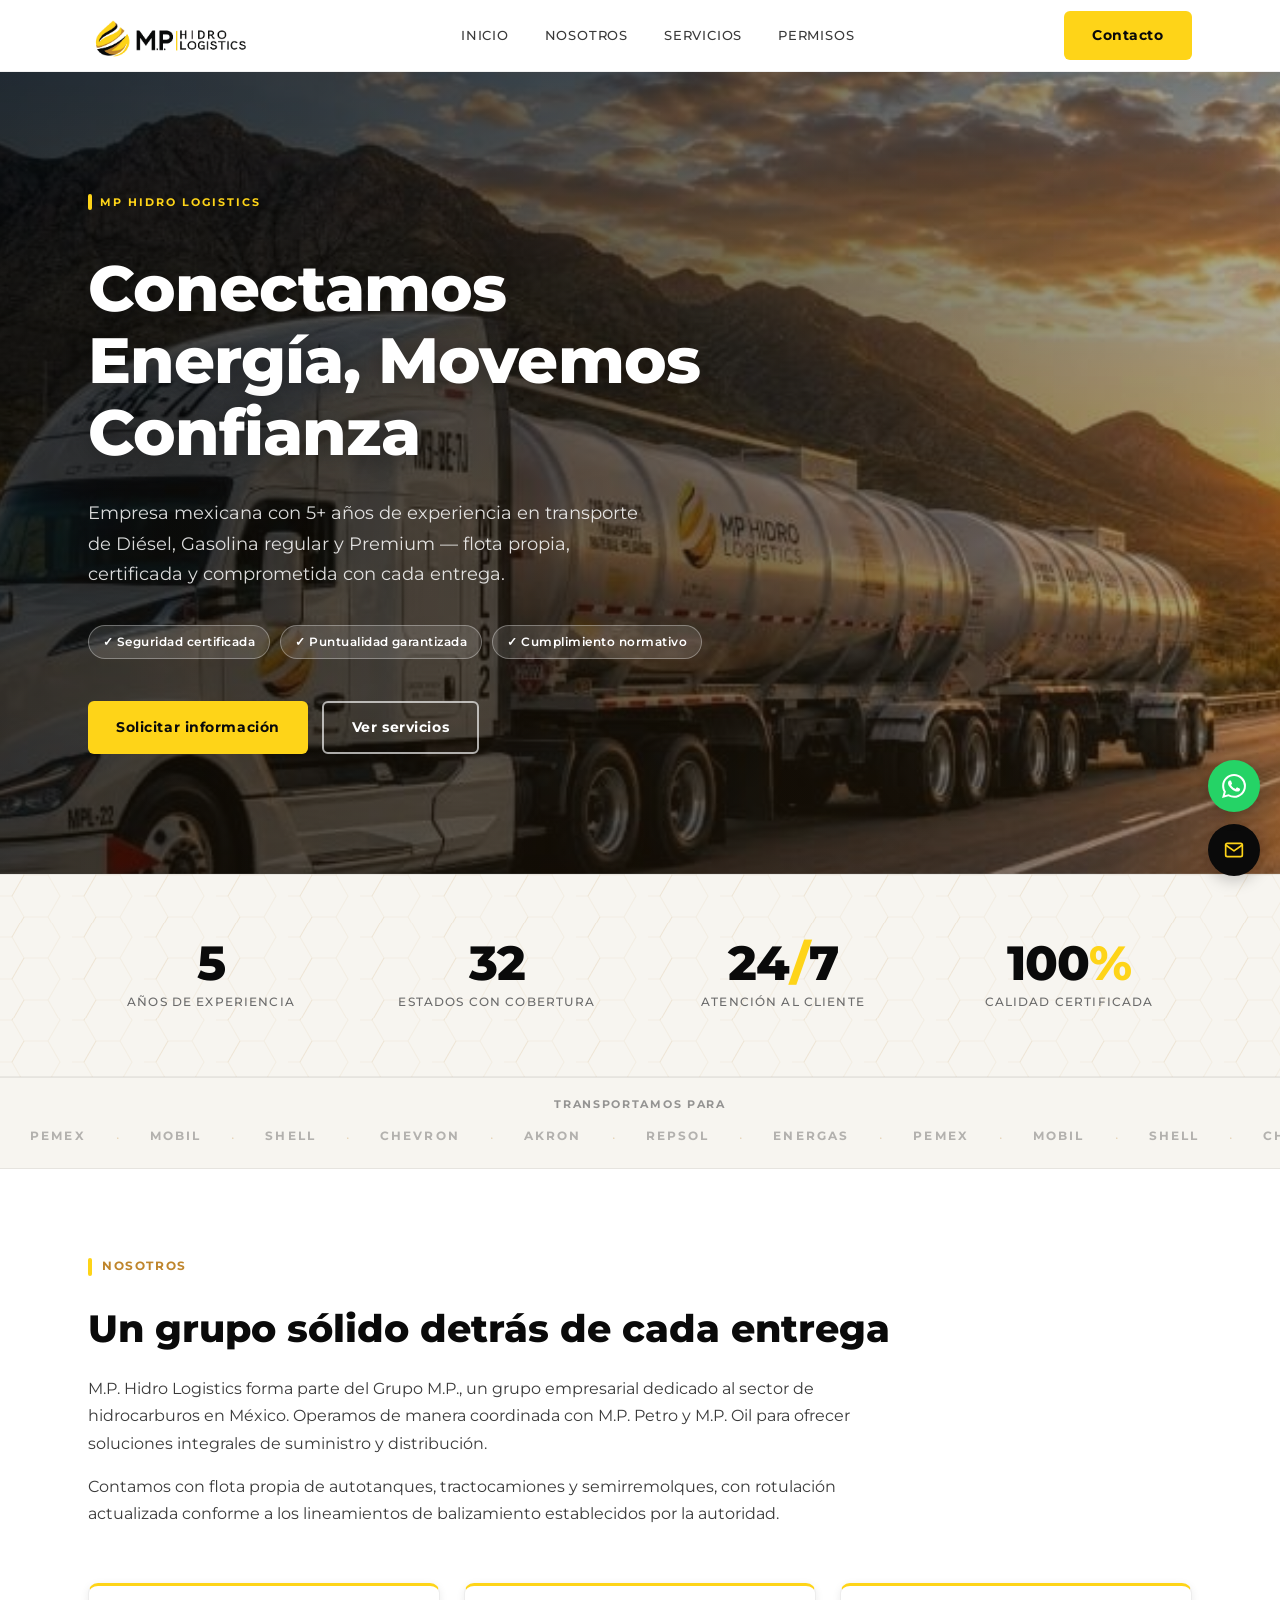
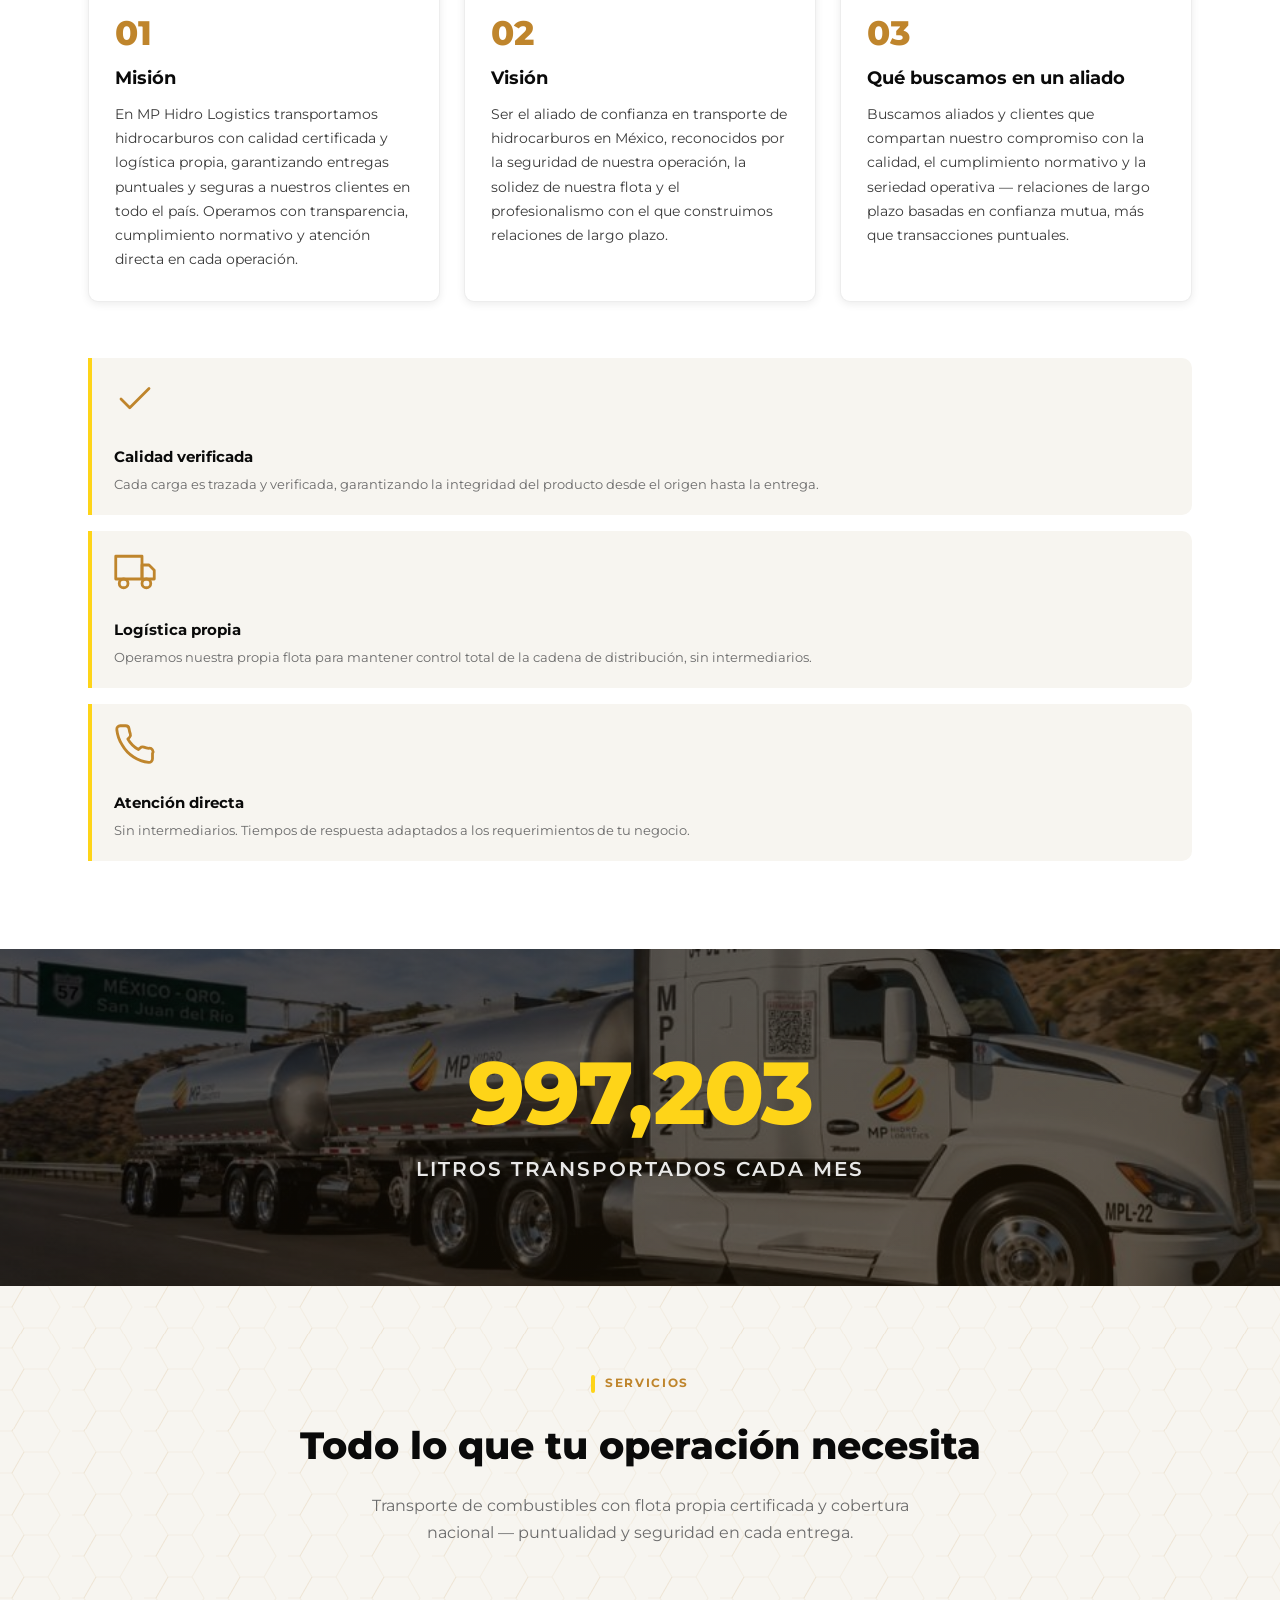
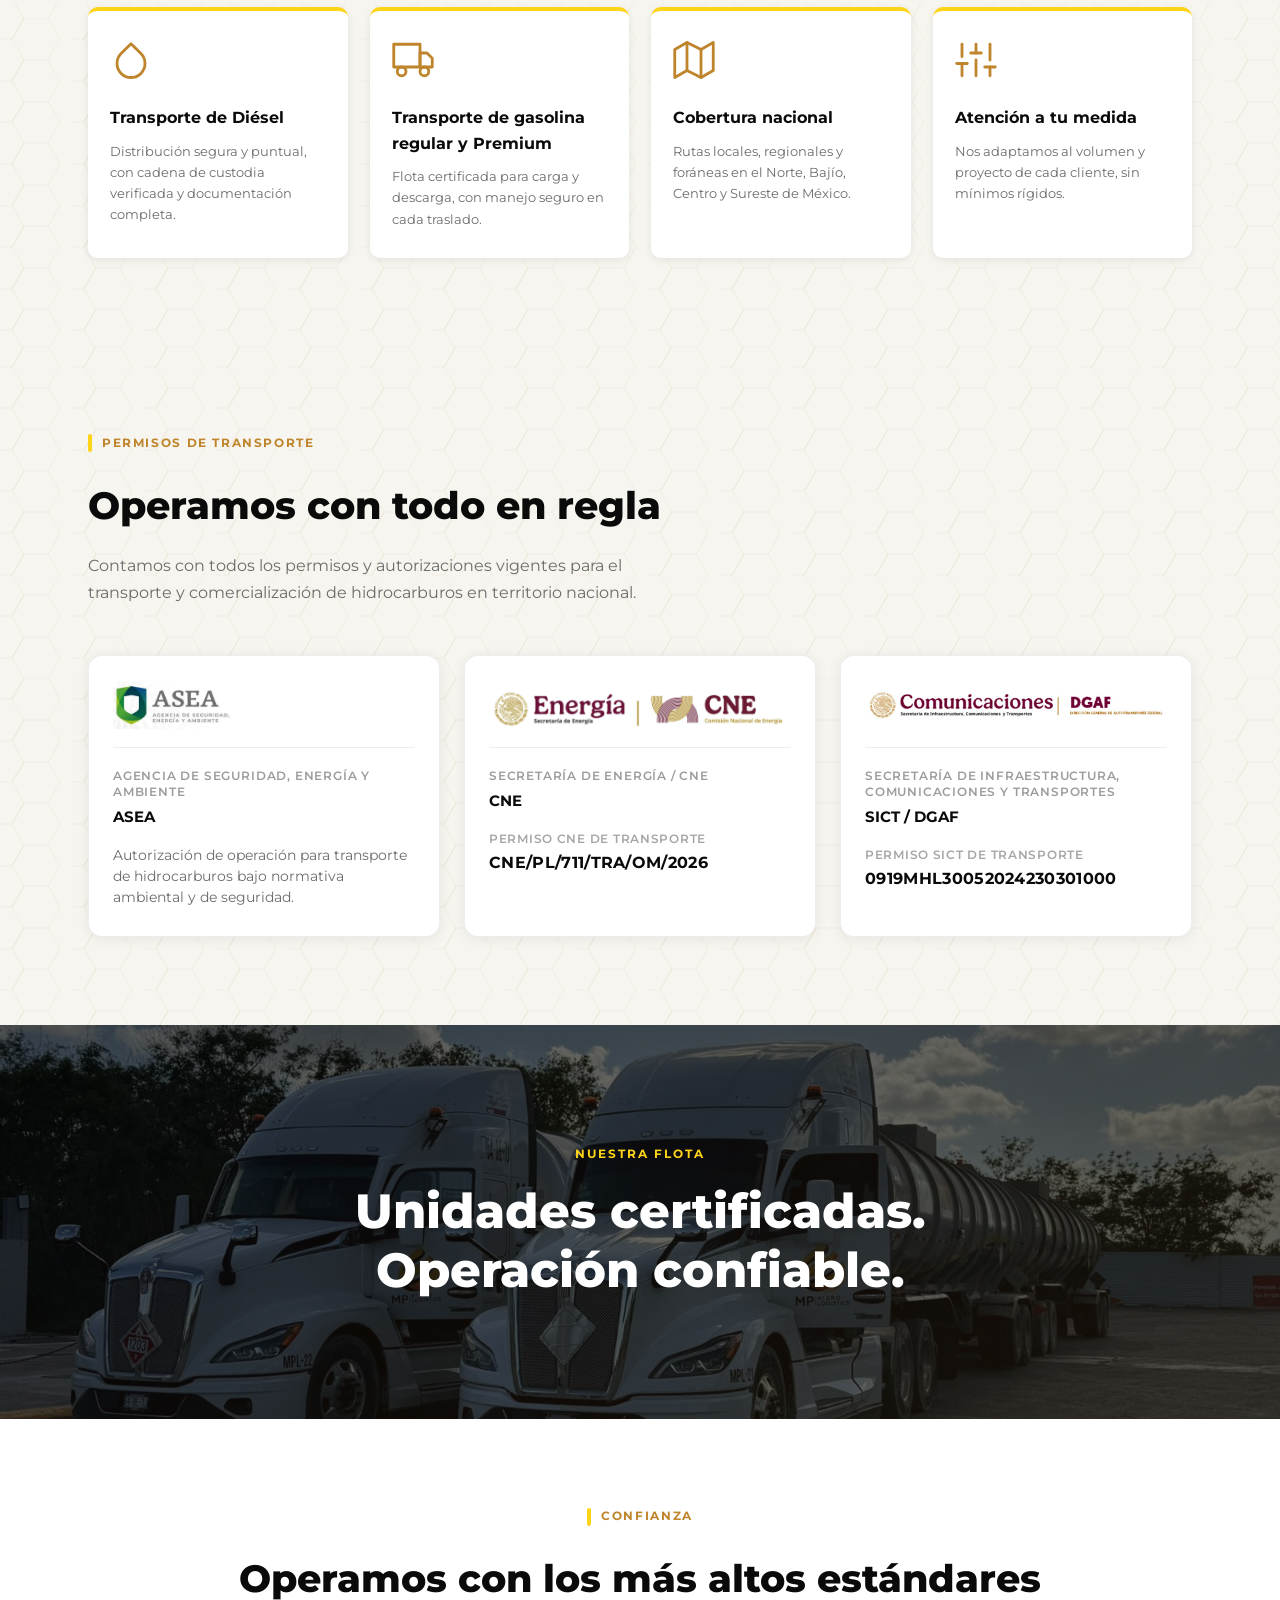
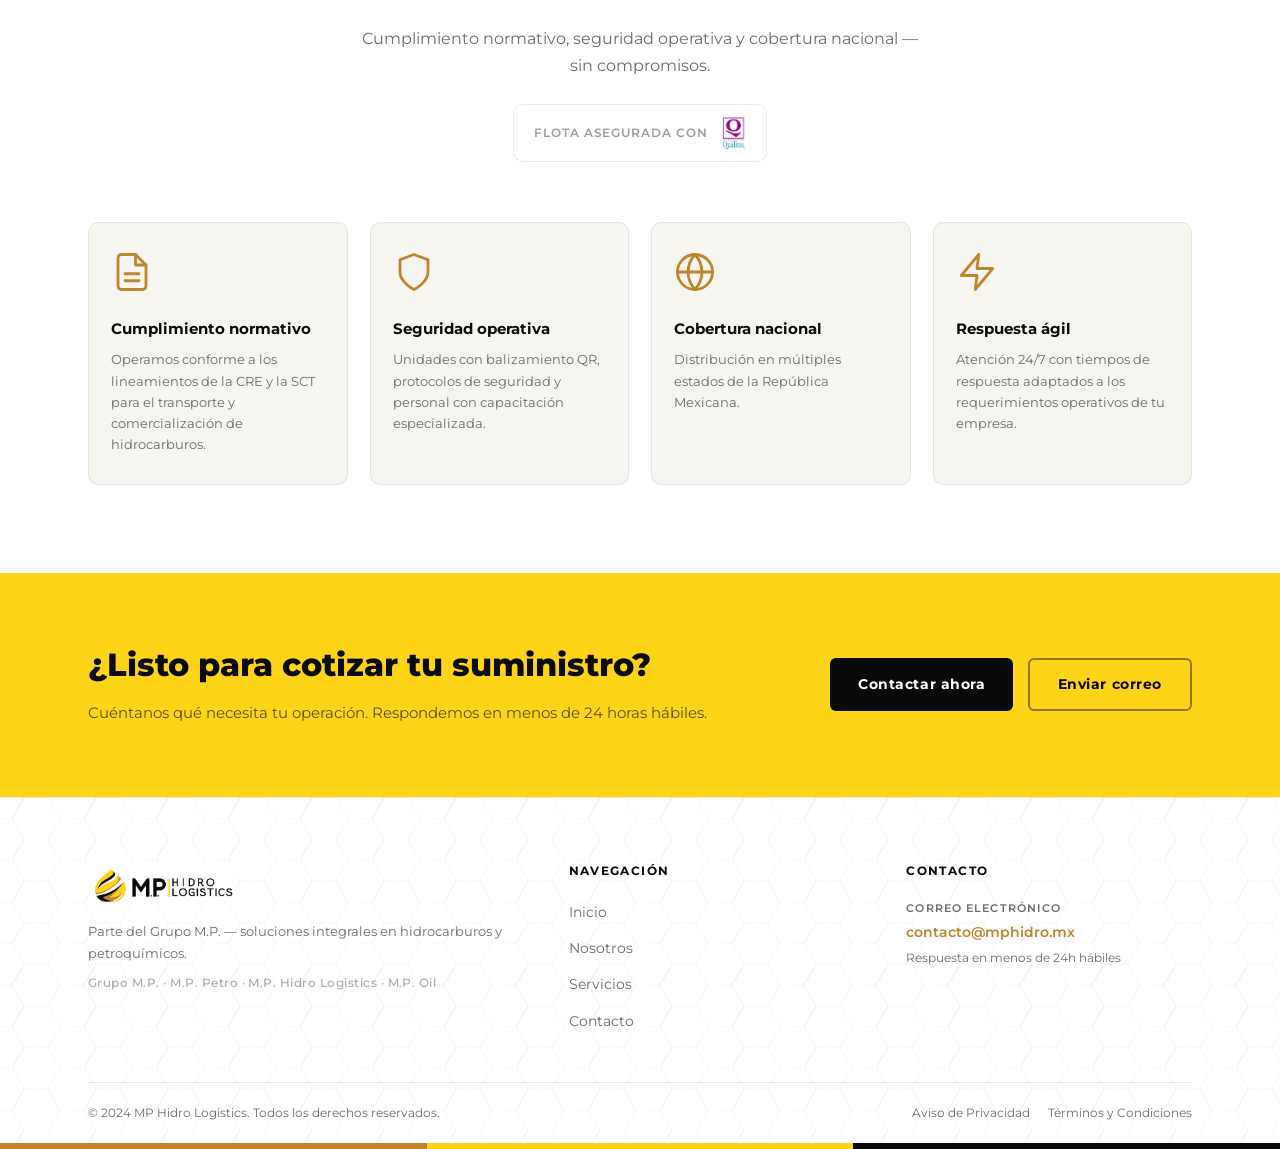
<file: index.html>
<!DOCTYPE html>
<html lang="es">
<head>
  <meta charset="UTF-8">
  <meta name="viewport" content="width=device-width, initial-scale=1.0">
  <meta name="description" content="MP Hidro Logistics — Transporte de hidrocarburos con seguridad, puntualidad y cumplimiento normativo en México.">
  <title>MP Hidro Logistics | Transporte de hidrocarburos en México</title>

  <!-- Open Graph / WhatsApp sharing -->
  <!-- TODO: Replace og:image with absolute URL once deployed — e.g. https://mphidrologistics.mx/assets/img/flota-carretera-dia.jpg -->
  <meta property="og:title" content="MP Hidro Logistics | Transporte de hidrocarburos en México" />
  <meta property="og:description" content="Transporte de hidrocarburos con seguridad, puntualidad y cumplimiento normativo en todo México. +1,000,000 de litros transportados al mes." />
  <meta property="og:image" content="/assets/img/flota-carretera-dia.jpg" />
  <meta property="og:type" content="website" />
  <meta name="twitter:card" content="summary_large_image" />

  <link rel="icon" type="image/x-icon" href="favicon.ico">
  <link rel="icon" type="image/png" sizes="32x32" href="assets/img/favicon-32.png">
  <link rel="icon" type="image/png" sizes="512x512" href="assets/img/favicon-512.png">
  <link rel="apple-touch-icon" sizes="192x192" href="assets/img/favicon-192.png">
  <link rel="preconnect" href="https://fonts.googleapis.com">
  <link rel="preconnect" href="https://fonts.gstatic.com" crossorigin>
  <link href="https://fonts.googleapis.com/css2?family=Montserrat:wght@400;500;600;700;800&display=swap" rel="stylesheet">
  <link rel="stylesheet" href="assets/css/styles.css">
</head>
<body>

  <!-- ════════════════════════════════
       AMBIENT ENERGY MOTES (decorative, behind all content)
  ════════════════════════════════ -->
  <div class="ambient" aria-hidden="true">
    <span class="mote y" style="--l:6%;--t:78vh;--s:9px;--o:.14;--d:34s;--dl:-4s;--dx:2.5vw"></span>
    <span class="mote b" style="--l:18%;--t:92vh;--s:6px;--o:.10;--d:41s;--dl:-18s;--dx:-1.5vw"></span>
    <span class="mote y" style="--l:27%;--t:60vh;--s:12px;--o:.12;--d:29s;--dl:-9s;--dx:1.5vw"></span>
    <span class="mote b" style="--l:39%;--t:85vh;--s:7px;--o:.16;--d:37s;--dl:-25s;--dx:3vw"></span>
    <span class="mote y" style="--l:48%;--t:70vh;--s:10px;--o:.11;--d:44s;--dl:-2s;--dx:-2vw"></span>
    <span class="mote y" style="--l:57%;--t:95vh;--s:5px;--o:.09;--d:31s;--dl:-14s;--dx:2vw"></span>
    <span class="mote b" style="--l:66%;--t:66vh;--s:13px;--o:.13;--d:39s;--dl:-30s;--dx:-2.5vw"></span>
    <span class="mote y" style="--l:74%;--t:88vh;--s:8px;--o:.15;--d:27s;--dl:-6s;--dx:1vw"></span>
    <span class="mote b" style="--l:83%;--t:74vh;--s:6px;--o:.10;--d:43s;--dl:-21s;--dx:-1.5vw"></span>
    <span class="mote y" style="--l:91%;--t:90vh;--s:11px;--o:.12;--d:33s;--dl:-11s;--dx:2.5vw"></span>
    <span class="mote b" style="--l:12%;--t:55vh;--s:8px;--o:.13;--d:36s;--dl:-16s;--dx:1.5vw"></span>
    <span class="mote y" style="--l:60%;--t:52vh;--s:7px;--o:.11;--d:40s;--dl:-27s;--dx:-2vw"></span>
  </div>

  <!-- ════════════════════════════════
       NAVIGATION
  ════════════════════════════════ -->
  <header id="nav" role="banner">
    <div class="wrap">
      <div class="nav-inner">
        <a href="index.html" class="nav-logo" aria-label="MP Hidro Logistics — Inicio">
          <img src="assets/img/logo-mp-hidro.png" alt="MP Hidro Logistics">
        </a>
        <nav class="nav-links" aria-label="Navegación principal">
          <a href="#hero">Inicio</a>
          <a href="#nosotros">Nosotros</a>
          <a href="#productos">Servicios</a>
          <a href="#permisos">Permisos</a>
        </nav>
        <div class="nav-right">
          <a href="contacto.html" class="btn btn-yellow nav-cta" data-magnetic>Contacto</a>
          <button
            id="navHamburger"
            class="nav-hamburger"
            aria-label="Abrir menú de navegación"
            aria-expanded="false"
            aria-controls="navMobile"
          >
            <span></span>
            <span></span>
            <span></span>
          </button>
        </div>
      </div>
    </div>
  </header>

  <!-- Mobile menu -->
  <nav id="navMobile" aria-label="Menú móvil">
    <a href="#hero">Inicio</a>
    <a href="#nosotros">Nosotros</a>
    <a href="#productos">Servicios</a>
    <a href="#permisos">Permisos</a>
    <a href="contacto.html" class="btn btn-yellow nav-mobile-cta">Contacto</a>
  </nav>

  <main>

    <!-- ════════════════════════════════
         HERO
    ════════════════════════════════ -->
    <section id="hero">
      <div class="wrap">
        <div class="hero-content">
          <p class="hero-eyebrow">MP Hidro Logistics</p>
          <h1 class="hero-title">
            Conectamos Energía, Movemos Confianza
          </h1>
          <p class="hero-sub">
            Empresa mexicana con 5+ años de experiencia en transporte de Diésel, Gasolina regular y Premium — flota propia, certificada y comprometida con cada entrega.
          </p>
          <div class="hero-tags">
            <span class="hero-tag">✓ Seguridad certificada</span>
            <span class="hero-tag">✓ Puntualidad garantizada</span>
            <span class="hero-tag">✓ Cumplimiento normativo</span>
          </div>
          <div class="hero-ctas">
            <a href="contacto.html" class="btn btn-yellow" data-magnetic>Solicitar información</a>
            <a href="#productos" class="btn btn-outline-light">Ver servicios</a>
          </div>
        </div>
      </div>
    </section>

    <!-- ════════════════════════════════
         STATS BAR
    ════════════════════════════════ -->
    <section id="stats">
      <div class="wrap">
        <div class="stats-grid">
          <div class="stat-item reveal" data-delay="0">
            <div class="stat-num"><span class="count-up" data-target="5" data-suffix="+">5+</span></div>
            <div class="stat-label">Años de experiencia</div>
          </div>
          <!-- TODO: Confirmar número exacto de estados con Esteban -->
          <div class="stat-item reveal" data-delay="90">
            <div class="stat-num"><span class="count-up" data-target="32">32</span></div>
            <div class="stat-label">Estados con cobertura</div>
          </div>
          <div class="stat-item reveal" data-delay="180">
            <div class="stat-num"><span class="count-up" data-target="24">24</span><span class="accent">/</span>7</div>
            <div class="stat-label">Atención al cliente</div>
          </div>
          <div class="stat-item reveal" data-delay="270">
            <div class="stat-num"><span class="count-up" data-target="100">100</span><span class="accent">%</span></div>
            <div class="stat-label">Calidad certificada</div>
          </div>
        </div>
      </div>
    </section>

    <!-- ════════════════════════════════
         MARQUEE — brand strip
    ════════════════════════════════ -->
    <div class="marquee-section" role="complementary" aria-label="Marcas con quienes operamos">
      <p class="marquee-intro-label">Transportamos para</p>
      <div class="marquee-overflow" aria-hidden="true">
        <div class="marquee-track">
          <span class="marquee-item">Pemex</span><span class="marquee-sep">·</span>
          <span class="marquee-item">Mobil</span><span class="marquee-sep">·</span>
          <span class="marquee-item">Shell</span><span class="marquee-sep">·</span>
          <span class="marquee-item">Chevron</span><span class="marquee-sep">·</span>
          <span class="marquee-item">Akron</span><span class="marquee-sep">·</span>
          <span class="marquee-item">Repsol</span><span class="marquee-sep">·</span>
          <span class="marquee-item">Energas</span><span class="marquee-sep">·</span>
          <!-- duplicate for seamless CSS loop -->
          <span class="marquee-item">Pemex</span><span class="marquee-sep">·</span>
          <span class="marquee-item">Mobil</span><span class="marquee-sep">·</span>
          <span class="marquee-item">Shell</span><span class="marquee-sep">·</span>
          <span class="marquee-item">Chevron</span><span class="marquee-sep">·</span>
          <span class="marquee-item">Akron</span><span class="marquee-sep">·</span>
          <span class="marquee-item">Repsol</span><span class="marquee-sep">·</span>
          <span class="marquee-item">Energas</span><span class="marquee-sep">·</span>
        </div>
      </div>
    </div>

    <!-- ════════════════════════════════
         NOSOTROS
    ════════════════════════════════ -->
    <section id="nosotros" class="sec">
      <div class="wrap">
        <p class="eyebrow">NOSOTROS</p>
        <h2 class="sec-title">Un grupo sólido detrás de cada entrega</h2>

        <div class="nosotros-intro reveal" data-delay="0">
          <p>
            M.P. Hidro Logistics forma parte del Grupo M.P., un grupo empresarial dedicado al sector de hidrocarburos en México. Operamos de manera coordinada con M.P. Petro y M.P. Oil para ofrecer soluciones integrales de suministro y distribución.
          </p>
          <p>
            Contamos con flota propia de autotanques, tractocamiones y semirremolques, con rotulación actualizada conforme a los lineamientos de balizamiento establecidos por la autoridad.
          </p>
        </div>

        <!-- Misión / Visión / Qué buscamos -->
        <div class="mvq-grid">
          <div class="mvq-card reveal" data-delay="0">
            <div class="mvq-num">01</div>
            <h3 class="mvq-heading">Misión</h3>
            <p class="mvq-body">En MP Hidro Logistics transportamos hidrocarburos con calidad certificada y logística propia, garantizando entregas puntuales y seguras a nuestros clientes en todo el país. Operamos con transparencia, cumplimiento normativo y atención directa en cada operación.</p>
          </div>
          <div class="mvq-card reveal" data-delay="90">
            <div class="mvq-num">02</div>
            <h3 class="mvq-heading">Visión</h3>
            <p class="mvq-body">Ser el aliado de confianza en transporte de hidrocarburos en México, reconocidos por la seguridad de nuestra operación, la solidez de nuestra flota y el profesionalismo con el que construimos relaciones de largo plazo.</p>
          </div>
          <div class="mvq-card reveal" data-delay="180">
            <div class="mvq-num">03</div>
            <h3 class="mvq-heading">Qué buscamos en un aliado</h3>
            <p class="mvq-body">Buscamos aliados y clientes que compartan nuestro compromiso con la calidad, el cumplimiento normativo y la seriedad operativa — relaciones de largo plazo basadas en confianza mutua, más que transacciones puntuales.</p>
          </div>
        </div>

        <!-- Pillar cards -->
        <div class="pillar-cards">
          <div class="pillar-card reveal" data-delay="0">
            <div class="pillar-icon-box" aria-hidden="true"><svg xmlns="http://www.w3.org/2000/svg" width="20" height="20" viewBox="0 0 24 24" fill="none" stroke="#FED418" stroke-width="2.5" stroke-linecap="round" stroke-linejoin="round"><polyline points="20 6 9 17 4 12"/></svg></div>
            <div class="pillar-title">Calidad verificada</div>
            <div class="pillar-desc">Cada carga es trazada y verificada, garantizando la integridad del producto desde el origen hasta la entrega.</div>
          </div>
          <div class="pillar-card reveal" data-delay="80">
            <div class="pillar-icon-box" aria-hidden="true"><svg xmlns="http://www.w3.org/2000/svg" width="20" height="20" viewBox="0 0 24 24" fill="none" stroke="#FED418" stroke-width="2" stroke-linecap="round" stroke-linejoin="round"><rect x="1" y="3" width="15" height="13"/><polygon points="16 8 20 8 23 11 23 16 16 16 16 8"/><circle cx="5.5" cy="18.5" r="2.5"/><circle cx="18.5" cy="18.5" r="2.5"/></svg></div>
            <div class="pillar-title">Logística propia</div>
            <div class="pillar-desc">Operamos nuestra propia flota para mantener control total de la cadena de distribución, sin intermediarios.</div>
          </div>
          <div class="pillar-card reveal" data-delay="160">
            <div class="pillar-icon-box" aria-hidden="true"><svg xmlns="http://www.w3.org/2000/svg" width="20" height="20" viewBox="0 0 24 24" fill="none" stroke="#FED418" stroke-width="2" stroke-linecap="round" stroke-linejoin="round"><path d="M22 16.92v3a2 2 0 0 1-2.18 2 19.79 19.79 0 0 1-8.63-3.07A19.5 19.5 0 0 1 4.69 12 19.79 19.79 0 0 1 1.61 3.29 2 2 0 0 1 3.6 1h3a2 2 0 0 1 2 1.72c.127.96.361 1.903.7 2.81a2 2 0 0 1-.45 2.11L7.91 8.56a16 16 0 0 0 6.06 6.06l.97-.97a2 2 0 0 1 2.11-.45c.907.339 1.85.573 2.81.7A2 2 0 0 1 22 16.92z"/></svg></div>
            <div class="pillar-title">Atención directa</div>
            <div class="pillar-desc">Sin intermediarios. Tiempos de respuesta adaptados a los requerimientos de tu negocio.</div>
          </div>
        </div>

      </div>
    </section>

    <!-- ════════════════════════════════
         PHOTO BAND — ATARDECER
    ════════════════════════════════ -->
    <section class="photo-band photo-band-atardecer" aria-hidden="false">
      <div class="wrap">
        <div class="photo-band-content reveal" data-delay="0">
          <div class="photo-band-stat"><span class="litros-count" data-target="1000000" data-suffix="+">1,000,000+</span></div>
          <div class="photo-band-label">litros transportados cada mes</div>
        </div>
      </div>
    </section>

    <!-- ════════════════════════════════
         PRODUCTOS Y SERVICIOS
    ════════════════════════════════ -->
    <section id="productos" class="sec sec-alt">
      <div class="wrap">
        <div class="productos-header reveal" data-delay="0">
          <p class="eyebrow">SERVICIOS</p>
          <h2 class="sec-title">Todo lo que tu operación necesita</h2>
          <p class="sec-sub">Transporte de combustibles con flota propia certificada y cobertura nacional — puntualidad y seguridad en cada entrega.</p>
        </div>
        <div class="productos-grid">
          <div class="prod-card reveal" data-delay="0">
            <div class="prod-icon-box" aria-hidden="true"><svg xmlns="http://www.w3.org/2000/svg" width="22" height="22" viewBox="0 0 24 24" fill="none" stroke="#BF852C" stroke-width="2" stroke-linecap="round" stroke-linejoin="round"><path d="M12 2.69l5.66 5.66a8 8 0 1 1-11.31 0z"/></svg></div>
            <div class="prod-title">Transporte de Diésel</div>
            <p class="prod-desc">Distribución segura y puntual, con cadena de custodia verificada y documentación completa.</p>
          </div>
          <div class="prod-card reveal" data-delay="80">
            <div class="prod-icon-box" aria-hidden="true"><svg xmlns="http://www.w3.org/2000/svg" width="22" height="22" viewBox="0 0 24 24" fill="none" stroke="#BF852C" stroke-width="2" stroke-linecap="round" stroke-linejoin="round"><rect x="1" y="3" width="15" height="13"/><polygon points="16 8 20 8 23 11 23 16 16 16 16 8"/><circle cx="5.5" cy="18.5" r="2.5"/><circle cx="18.5" cy="18.5" r="2.5"/></svg></div>
            <div class="prod-title">Transporte de gasolina regular y Premium</div>
            <p class="prod-desc">Flota certificada para carga y descarga, con manejo seguro en cada traslado.</p>
          </div>
          <div class="prod-card reveal" data-delay="160">
            <div class="prod-icon-box" aria-hidden="true"><svg xmlns="http://www.w3.org/2000/svg" width="22" height="22" viewBox="0 0 24 24" fill="none" stroke="#BF852C" stroke-width="2" stroke-linecap="round" stroke-linejoin="round"><polygon points="1 6 1 22 8 18 16 22 23 18 23 2 16 6 8 2 1 6"/><line x1="8" y1="2" x2="8" y2="18"/><line x1="16" y1="6" x2="16" y2="22"/></svg></div>
            <div class="prod-title">Cobertura nacional</div>
            <p class="prod-desc">Rutas locales, regionales y foráneas en el Norte, Bajío, Centro y Sureste de México.</p>
          </div>
          <div class="prod-card reveal" data-delay="240">
            <div class="prod-icon-box" aria-hidden="true"><svg xmlns="http://www.w3.org/2000/svg" width="22" height="22" viewBox="0 0 24 24" fill="none" stroke="#BF852C" stroke-width="2" stroke-linecap="round" stroke-linejoin="round"><line x1="4" y1="21" x2="4" y2="14"/><line x1="4" y1="10" x2="4" y2="3"/><line x1="12" y1="21" x2="12" y2="12"/><line x1="12" y1="8" x2="12" y2="3"/><line x1="20" y1="21" x2="20" y2="16"/><line x1="20" y1="12" x2="20" y2="3"/><line x1="1" y1="14" x2="7" y2="14"/><line x1="9" y1="8" x2="15" y2="8"/><line x1="17" y1="16" x2="23" y2="16"/></svg></div>
            <div class="prod-title">Atención a tu medida</div>
            <p class="prod-desc">Nos adaptamos al volumen y proyecto de cada cliente, sin mínimos rígidos.</p>
          </div>
        </div>
      </div>
    </section>

    <!-- ════════════════════════════════
         PERMISOS DE TRANSPORTE
    ════════════════════════════════ -->
    <section id="permisos" class="sec sec-alt">
      <div class="wrap">
        <div class="permisos-header reveal" data-delay="0">
          <p class="eyebrow">PERMISOS DE TRANSPORTE</p>
          <h2 class="sec-title">Operamos con todo en regla</h2>
          <p class="sec-sub">Contamos con todos los permisos y autorizaciones vigentes para el transporte y comercialización de hidrocarburos en territorio nacional.</p>
        </div>
        <div class="permisos-grid">

          <!-- ASEA -->
          <div class="permiso-card reveal" data-delay="0">
            <div class="permiso-logo-wrap">
              <img src="assets/img/cert-asea.png" alt="ASEA — Agencia de Seguridad, Energía y Ambiente" class="permiso-logo">
            </div>
            <div class="permiso-body">
              <div class="permiso-org">Agencia de Seguridad, Energía y Ambiente</div>
              <div class="permiso-abbr">ASEA</div>
              <div class="permiso-desc">Autorización de operación para transporte de hidrocarburos bajo normativa ambiental y de seguridad.</div>
            </div>
          </div>

          <!-- Secretaría de Energía / CNE -->
          <div class="permiso-card reveal" data-delay="80">
            <div class="permiso-logo-wrap">
              <img src="assets/img/cert-secretaria-energia-cne.png" alt="Secretaría de Energía — Comisión Nacional de Energía" class="permiso-logo">
            </div>
            <div class="permiso-body">
              <div class="permiso-org">Secretaría de Energía / CNE</div>
              <div class="permiso-abbr">CNE</div>
              <div class="permiso-num-label">Permiso CNE de Transporte</div>
              <div class="permiso-num">CNE/PL/711/TRA/OM/2026</div>
            </div>
          </div>

          <!-- SICT / DGAF -->
          <div class="permiso-card reveal" data-delay="160">
            <div class="permiso-logo-wrap">
              <img src="assets/img/cert-comunicaciones-dgaf-sict.png" alt="SICT — Dirección General de Autotransporte Federal" class="permiso-logo">
            </div>
            <div class="permiso-body">
              <div class="permiso-org">Secretaría de Infraestructura, Comunicaciones y Transportes</div>
              <div class="permiso-abbr">SICT / DGAF</div>
              <div class="permiso-num-label">Permiso SICT de Transporte</div>
              <div class="permiso-num">0919MHL30052024230301000</div>
            </div>
          </div>

        </div>
      </div>
    </section>

    <!-- ════════════════════════════════
         PHOTO BAND — DOS CAMIONES
    ════════════════════════════════ -->
    <section class="photo-band photo-band-flota" aria-hidden="false">
      <div class="wrap">
        <div class="photo-band-content reveal" data-delay="0">
          <p class="photo-band-eyebrow">NUESTRA FLOTA</p>
          <h2 class="photo-band-heading">Unidades certificadas.<br>Operación confiable.</h2>
        </div>
      </div>
    </section>

    <!-- ════════════════════════════════
         CONFIANZA Y CUMPLIMIENTO
    ════════════════════════════════ -->
    <section id="confianza" class="sec">
      <div class="wrap">
        <div class="confianza-header reveal" data-delay="0">
          <p class="eyebrow">CONFIANZA</p>
          <h2 class="sec-title">Operamos con los más altos estándares</h2>
          <p class="sec-sub">Cumplimiento normativo, seguridad operativa y cobertura nacional — sin compromisos.</p>
          <div class="conf-aseguradora">
            <span class="conf-aseguradora-label">Flota asegurada con</span>
            <img src="assets/img/cert-qualitas-seguros.png" alt="Quálitas Compañía de Seguros" class="conf-aseguradora-logo">
          </div>
        </div>
        <div class="confianza-grid">
          <div class="conf-card reveal" data-delay="0">
            <div class="conf-icon-box" aria-hidden="true"><svg xmlns="http://www.w3.org/2000/svg" width="20" height="20" viewBox="0 0 24 24" fill="none" stroke="#FED418" stroke-width="2" stroke-linecap="round" stroke-linejoin="round"><path d="M14 2H6a2 2 0 0 0-2 2v16a2 2 0 0 0 2 2h12a2 2 0 0 0 2-2V8z"/><polyline points="14 2 14 8 20 8"/><line x1="16" y1="13" x2="8" y2="13"/><line x1="16" y1="17" x2="8" y2="17"/></svg></div>
            <div class="conf-title">Cumplimiento normativo</div>
            <p class="conf-desc">Operamos conforme a los lineamientos de la CRE y la SCT para el transporte y comercialización de hidrocarburos.</p>
          </div>
          <div class="conf-card reveal" data-delay="80">
            <div class="conf-icon-box" aria-hidden="true"><svg xmlns="http://www.w3.org/2000/svg" width="20" height="20" viewBox="0 0 24 24" fill="none" stroke="#FED418" stroke-width="2" stroke-linecap="round" stroke-linejoin="round"><path d="M12 22s8-4 8-10V5l-8-3-8 3v7c0 6 8 10 8 10z"/></svg></div>
            <div class="conf-title">Seguridad operativa</div>
            <p class="conf-desc">Unidades con balizamiento QR, protocolos de seguridad y personal con capacitación especializada.</p>
          </div>
          <div class="conf-card reveal" data-delay="160">
            <div class="conf-icon-box" aria-hidden="true"><svg xmlns="http://www.w3.org/2000/svg" width="20" height="20" viewBox="0 0 24 24" fill="none" stroke="#FED418" stroke-width="2" stroke-linecap="round" stroke-linejoin="round"><circle cx="12" cy="12" r="10"/><line x1="2" y1="12" x2="22" y2="12"/><path d="M12 2a15.3 15.3 0 0 1 4 10 15.3 15.3 0 0 1-4 10 15.3 15.3 0 0 1-4-10 15.3 15.3 0 0 1 4-10z"/></svg></div>
            <div class="conf-title">Cobertura nacional</div>
            <p class="conf-desc">Distribución en múltiples estados de la República Mexicana.</p>
          </div>
          <div class="conf-card reveal" data-delay="240">
            <div class="conf-icon-box" aria-hidden="true"><svg xmlns="http://www.w3.org/2000/svg" width="20" height="20" viewBox="0 0 24 24" fill="none" stroke="#FED418" stroke-width="2" stroke-linecap="round" stroke-linejoin="round"><polygon points="13 2 3 14 12 14 11 22 21 10 12 10 13 2"/></svg></div>
            <div class="conf-title">Respuesta ágil</div>
            <p class="conf-desc">Atención 24/7 con tiempos de respuesta adaptados a los requerimientos operativos de tu empresa.</p>
          </div>
        </div>
      </div>
    </section>

    <!-- ════════════════════════════════
         CTA BANNER
    ════════════════════════════════ -->
    <section id="cta-banner">
      <div class="wrap">
        <div class="cta-inner reveal" data-delay="0">
          <div class="cta-text">
            <h2>¿Listo para cotizar tu suministro?</h2>
            <p>Cuéntanos qué necesita tu operación. Respondemos en menos de 24 horas hábiles.</p>
          </div>
          <div class="cta-btns">
            <a href="contacto.html" class="btn btn-dark" data-magnetic>Contactar ahora</a>
            <a href="mailto:contacto@mphidro.mx" class="btn btn-outline-dark">Enviar correo</a>
          </div>
        </div>
      </div>
    </section>

  </main>

  <!-- ════════════════════════════════
       FOOTER
  ════════════════════════════════ -->
  <footer id="footer">
    <div class="wrap">
      <div class="footer-grid">
        <!-- Brand -->
        <div>
          <img src="assets/img/logo-mp-hidro.png" alt="MP Hidro Logistics" class="footer-brand-logo">
          <p class="footer-brand-desc">Parte del Grupo M.P. — soluciones integrales en hidrocarburos y petroquímicos.</p>
          <p class="footer-brand-note">Grupo M.P. · M.P. Petro · M.P. Hidro Logistics · M.P. Oil</p>
        </div>
        <!-- Nav -->
        <div>
          <p class="footer-col-title">Navegación</p>
          <ul class="footer-links">
            <li><a href="#hero">Inicio</a></li>
            <li><a href="#nosotros">Nosotros</a></li>
            <li><a href="#productos">Servicios</a></li>
            <li><a href="contacto.html">Contacto</a></li>
          </ul>
        </div>
        <!-- Contact -->
        <div>
          <p class="footer-col-title">Contacto</p>
          <div class="footer-contact-item">
            <span class="footer-contact-label">Correo electrónico</span>
            <a href="mailto:contacto@mphidro.mx" class="footer-contact-value">contacto@mphidro.mx</a>
            <span class="footer-contact-note">Respuesta en menos de 24h hábiles</span>
          </div>
        </div>
      </div>
      <div class="footer-bottom">
        <span>© 2024 MP Hidro Logistics. Todos los derechos reservados.</span>
        <nav class="footer-legal" aria-label="Legal">
          <a href="aviso-privacidad.html">Aviso de Privacidad</a>
          <a href="terminos-condiciones.html">Términos y Condiciones</a>
        </nav>
      </div>
    </div>
    <!-- 3-color brand stripe -->
    <div class="footer-stripe" aria-hidden="true">
      <span class="stripe-bronze"></span>
      <span class="stripe-yellow"></span>
      <span class="stripe-black"></span>
    </div>
  </footer>

  <!-- ════════════════════════════════
       FLOATING CONTACT BUTTONS
  ════════════════════════════════ -->
  <div class="fab-stack" aria-label="Contacto rápido">

    <!-- WhatsApp — toggles popup -->
    <div class="fab-wa-wrap">
      <div id="waPopup" class="wa-popup" hidden>
        <p class="wa-popup-title">Escríbenos por WhatsApp</p>
        <a href="https://wa.me/525543473352?text=Hola%2C%20me%20interesa%20conocer%20m%C3%A1s%20sobre%20MP%20Hidro%20Logistics%20y%20explorar%20c%C3%B3mo%20podr%C3%ADamos%20operar%20juntos%20como%20aliados.%20%C2%BFPodr%C3%ADan%20compartirme%20m%C3%A1s%20informaci%C3%B3n%3F"
           class="wa-contact-row" target="_blank" rel="noopener noreferrer">
          <svg xmlns="http://www.w3.org/2000/svg" width="18" height="18" viewBox="0 0 24 24" fill="#25D366" aria-hidden="true"><path d="M17.472 14.382c-.297-.149-1.758-.867-2.03-.967-.273-.099-.471-.148-.67.15-.197.297-.767.966-.94 1.164-.173.199-.347.223-.644.075-.297-.15-1.255-.463-2.39-1.475-.883-.788-1.48-1.761-1.653-2.059-.173-.297-.018-.458.13-.606.134-.133.298-.347.446-.52.149-.174.198-.298.298-.497.099-.198.05-.371-.025-.52-.075-.149-.669-1.612-.916-2.207-.242-.579-.487-.5-.669-.51-.173-.008-.371-.01-.57-.01-.198 0-.52.074-.792.372-.272.297-1.04 1.016-1.04 2.479 0 1.462 1.065 2.875 1.213 3.074.149.198 2.096 3.2 5.077 4.487.709.306 1.262.489 1.694.625.712.227 1.36.195 1.871.118.571-.085 1.758-.719 2.006-1.413.248-.694.248-1.289.173-1.413-.074-.124-.272-.198-.57-.347m-5.421 7.403h-.004a9.87 9.87 0 01-5.031-1.378l-.361-.214-3.741.982.998-3.648-.235-.374a9.86 9.86 0 01-1.51-5.26c.001-5.45 4.436-9.884 9.888-9.884 2.64 0 5.122 1.03 6.988 2.898a9.825 9.825 0 012.893 6.994c-.003 5.45-4.437 9.884-9.885 9.884m8.413-18.297A11.815 11.815 0 0012.05 0C5.495 0 .16 5.335.157 11.892c0 2.096.547 4.142 1.588 5.945L.057 24l6.305-1.654a11.882 11.882 0 005.683 1.448h.005c6.554 0 11.89-5.335 11.893-11.893a11.821 11.821 0 00-3.48-8.413z"/></svg>
          <span class="wa-contact-name">Esteban Moreno</span>
        </a>
        <a href="https://wa.me/525572192664?text=Hola%2C%20me%20interesa%20conocer%20m%C3%A1s%20sobre%20MP%20Hidro%20Logistics%20y%20explorar%20c%C3%B3mo%20podr%C3%ADamos%20operar%20juntos%20como%20aliados.%20%C2%BFPodr%C3%ADan%20compartirme%20m%C3%A1s%20informaci%C3%B3n%3F"
           class="wa-contact-row" target="_blank" rel="noopener noreferrer">
          <svg xmlns="http://www.w3.org/2000/svg" width="18" height="18" viewBox="0 0 24 24" fill="#25D366" aria-hidden="true"><path d="M17.472 14.382c-.297-.149-1.758-.867-2.03-.967-.273-.099-.471-.148-.67.15-.197.297-.767.966-.94 1.164-.173.199-.347.223-.644.075-.297-.15-1.255-.463-2.39-1.475-.883-.788-1.48-1.761-1.653-2.059-.173-.297-.018-.458.13-.606.134-.133.298-.347.446-.52.149-.174.198-.298.298-.497.099-.198.05-.371-.025-.52-.075-.149-.669-1.612-.916-2.207-.242-.579-.487-.5-.669-.51-.173-.008-.371-.01-.57-.01-.198 0-.52.074-.792.372-.272.297-1.04 1.016-1.04 2.479 0 1.462 1.065 2.875 1.213 3.074.149.198 2.096 3.2 5.077 4.487.709.306 1.262.489 1.694.625.712.227 1.36.195 1.871.118.571-.085 1.758-.719 2.006-1.413.248-.694.248-1.289.173-1.413-.074-.124-.272-.198-.57-.347m-5.421 7.403h-.004a9.87 9.87 0 01-5.031-1.378l-.361-.214-3.741.982.998-3.648-.235-.374a9.86 9.86 0 01-1.51-5.26c.001-5.45 4.436-9.884 9.888-9.884 2.64 0 5.122 1.03 6.988 2.898a9.825 9.825 0 012.893 6.994c-.003 5.45-4.437 9.884-9.885 9.884m8.413-18.297A11.815 11.815 0 0012.05 0C5.495 0 .16 5.335.157 11.892c0 2.096.547 4.142 1.588 5.945L.057 24l6.305-1.654a11.882 11.882 0 005.683 1.448h.005c6.554 0 11.89-5.335 11.893-11.893a11.821 11.821 0 00-3.48-8.413z"/></svg>
          <span class="wa-contact-name">César López</span>
        </a>
      </div>
      <button id="waFab" class="fab fab-wa" aria-label="Contactar por WhatsApp" aria-expanded="false" aria-controls="waPopup">
        <svg xmlns="http://www.w3.org/2000/svg" width="24" height="24" viewBox="0 0 24 24" fill="currentColor" aria-hidden="true"><path d="M17.472 14.382c-.297-.149-1.758-.867-2.03-.967-.273-.099-.471-.148-.67.15-.197.297-.767.966-.94 1.164-.173.199-.347.223-.644.075-.297-.15-1.255-.463-2.39-1.475-.883-.788-1.48-1.761-1.653-2.059-.173-.297-.018-.458.13-.606.134-.133.298-.347.446-.52.149-.174.198-.298.298-.497.099-.198.05-.371-.025-.52-.075-.149-.669-1.612-.916-2.207-.242-.579-.487-.5-.669-.51-.173-.008-.371-.01-.57-.01-.198 0-.52.074-.792.372-.272.297-1.04 1.016-1.04 2.479 0 1.462 1.065 2.875 1.213 3.074.149.198 2.096 3.2 5.077 4.487.709.306 1.262.489 1.694.625.712.227 1.36.195 1.871.118.571-.085 1.758-.719 2.006-1.413.248-.694.248-1.289.173-1.413-.074-.124-.272-.198-.57-.347m-5.421 7.403h-.004a9.87 9.87 0 01-5.031-1.378l-.361-.214-3.741.982.998-3.648-.235-.374a9.86 9.86 0 01-1.51-5.26c.001-5.45 4.436-9.884 9.888-9.884 2.64 0 5.122 1.03 6.988 2.898a9.825 9.825 0 012.893 6.994c-.003 5.45-4.437 9.884-9.885 9.884m8.413-18.297A11.815 11.815 0 0012.05 0C5.495 0 .16 5.335.157 11.892c0 2.096.547 4.142 1.588 5.945L.057 24l6.305-1.654a11.882 11.882 0 005.683 1.448h.005c6.554 0 11.89-5.335 11.893-11.893a11.821 11.821 0 00-3.48-8.413z"/></svg>
      </button>
    </div>

    <!-- Email — direct mailto -->
    <a href="mailto:contacto@mphidro.mx" class="fab fab-email" aria-label="Enviar correo a MP Hidro Logistics">
      <svg xmlns="http://www.w3.org/2000/svg" width="20" height="20" viewBox="0 0 24 24" fill="none" stroke="currentColor" stroke-width="2" stroke-linecap="round" stroke-linejoin="round" aria-hidden="true"><path d="M4 4h16c1.1 0 2 .9 2 2v12c0 1.1-.9 2-2 2H4c-1.1 0-2-.9-2-2V6c0-1.1.9-2 2-2z"/><polyline points="22,6 12,13 2,6"/></svg>
    </a>

  </div>

  <script src="assets/js/main.js"></script>
</body>
</html>
</file>
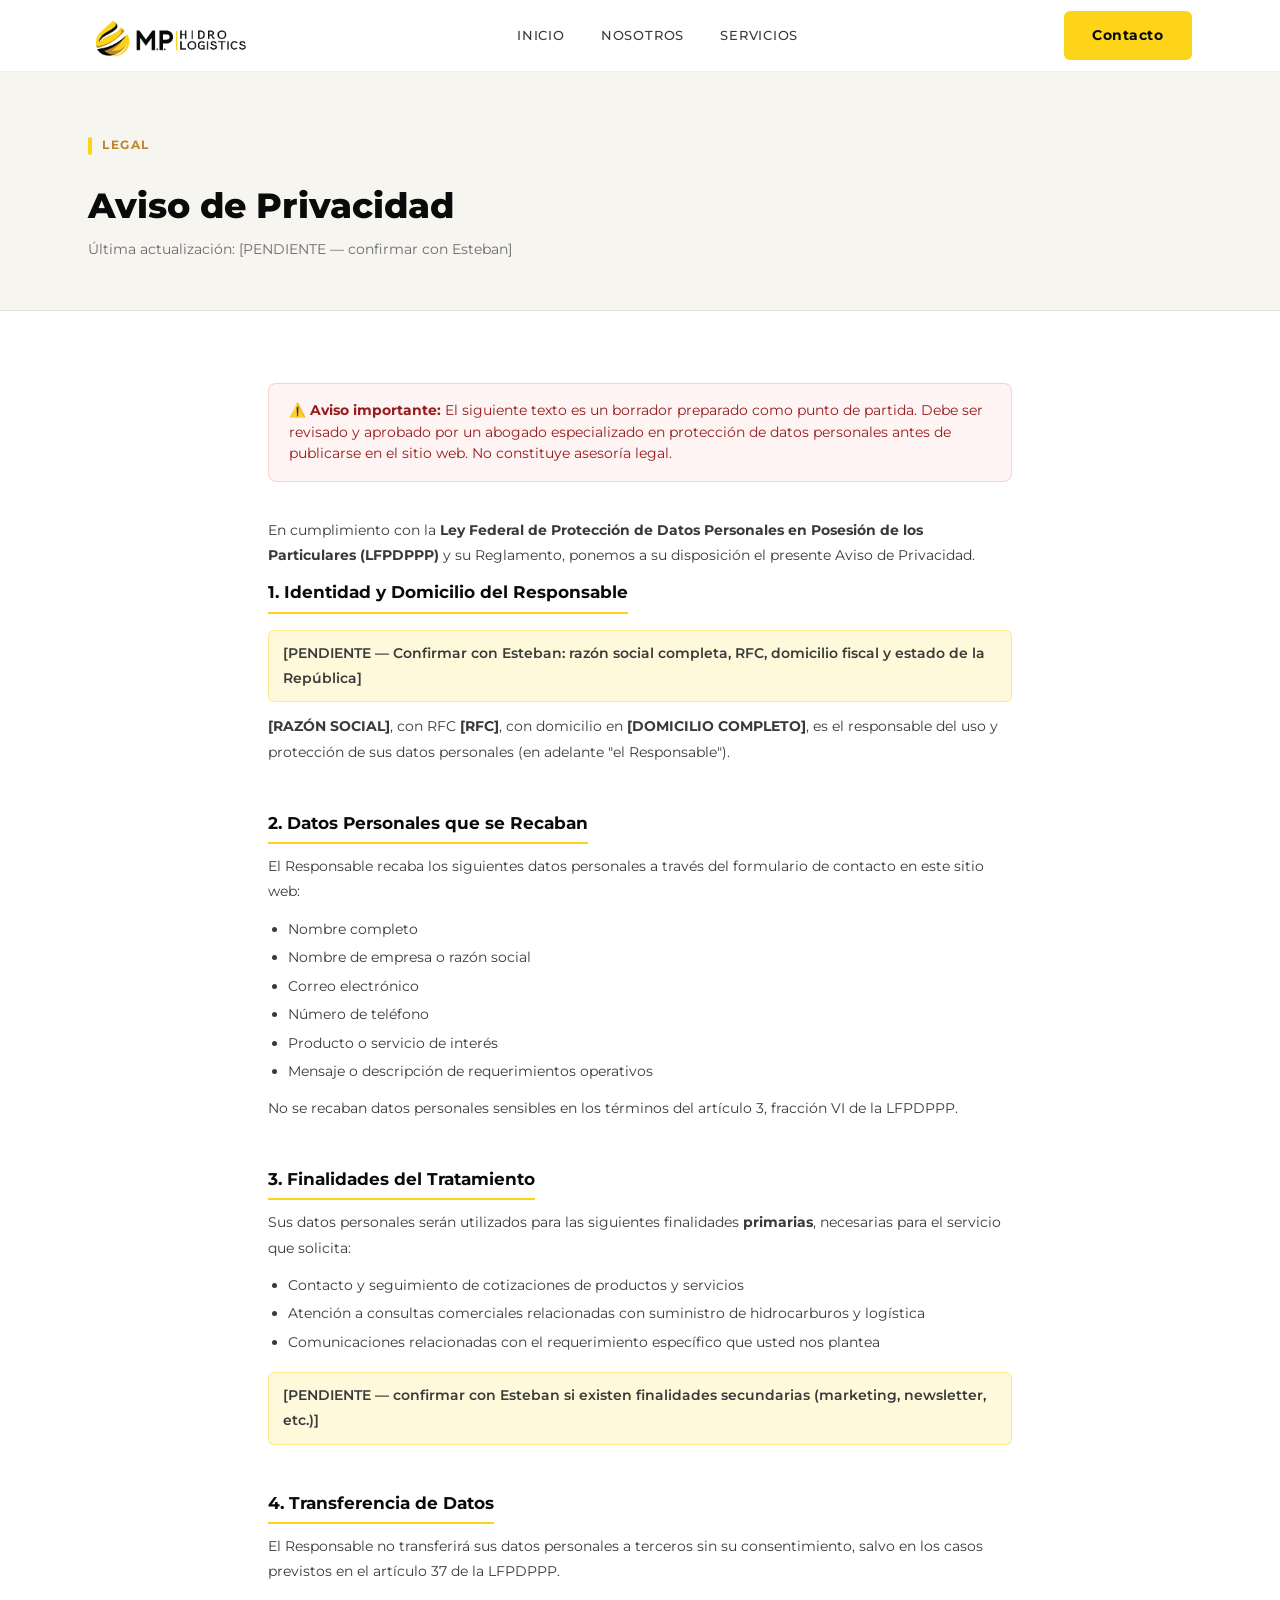
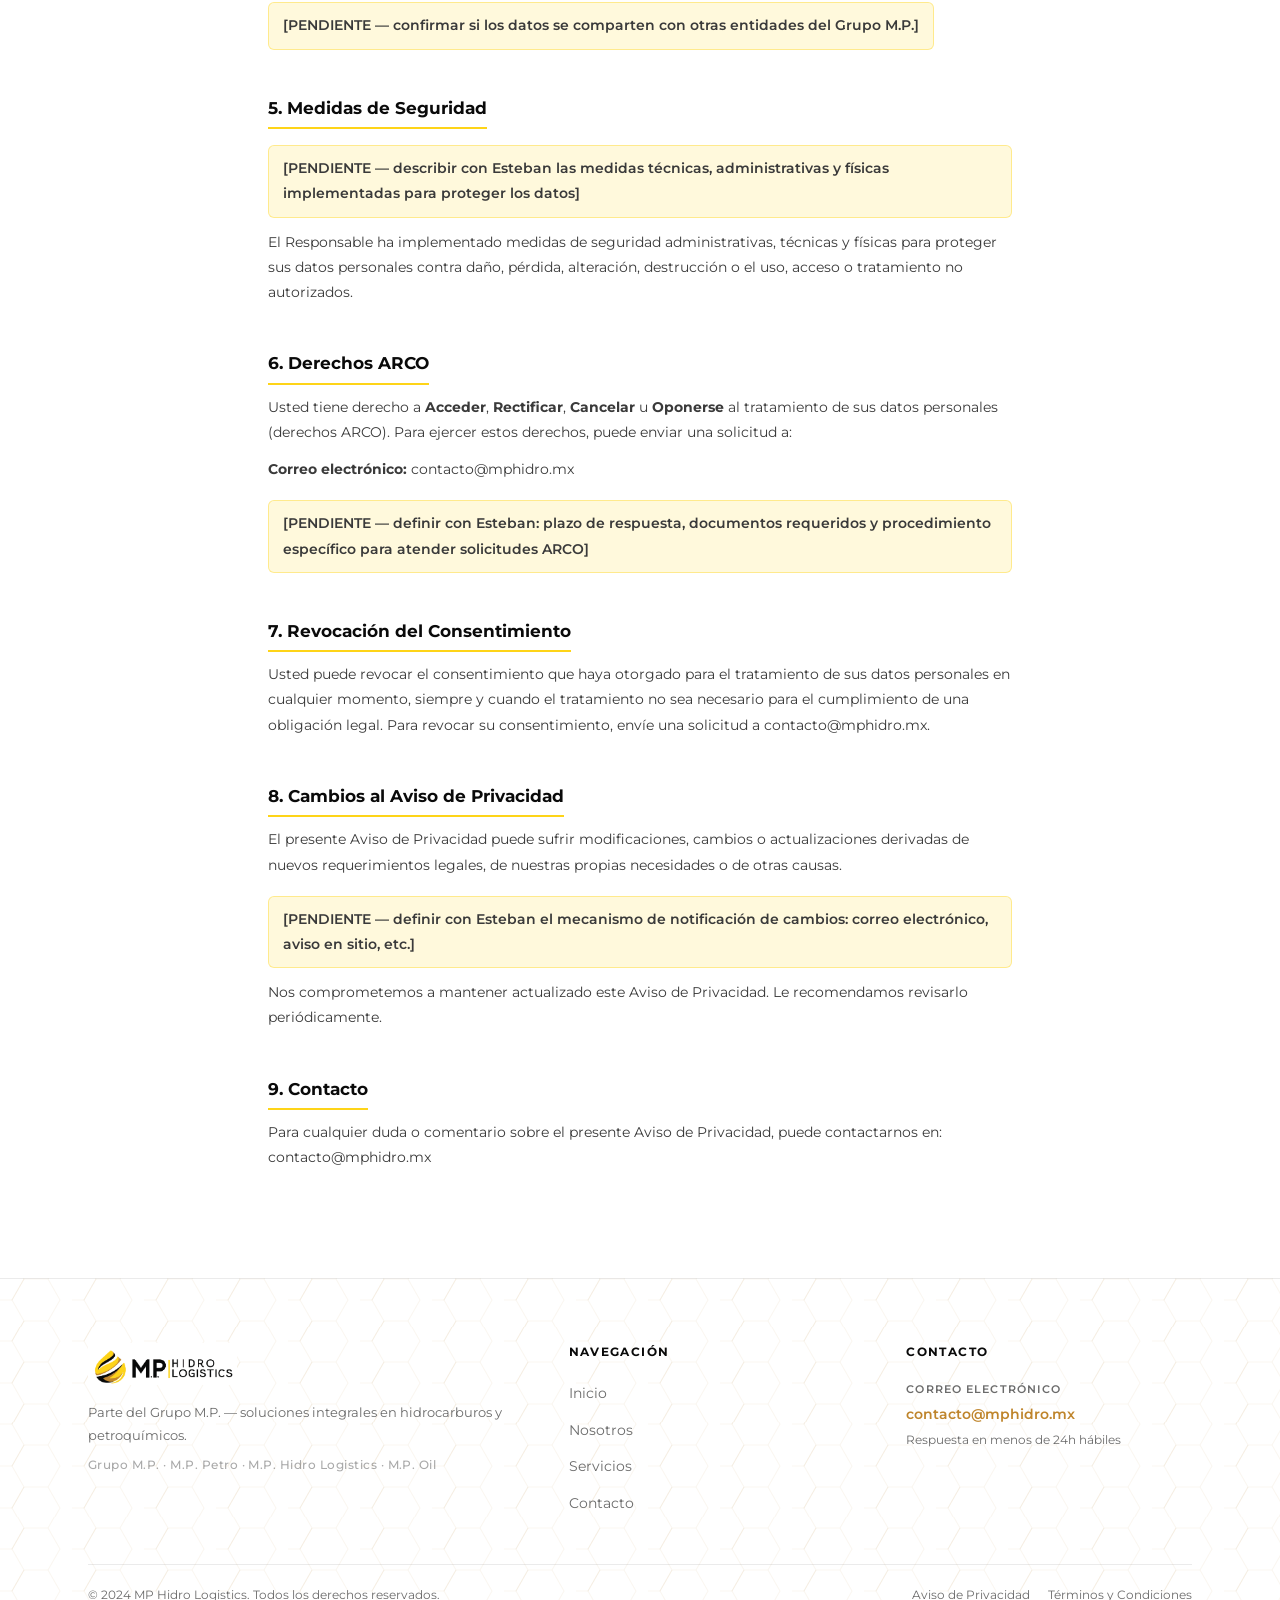
<file: aviso-privacidad.html>
<!DOCTYPE html>
<!-- AVISO LEGAL: El contenido de este archivo es un BORRADOR PLACEHOLDER.
     Debe ser revisado y validado por un abogado antes de publicarse.
     No constituye asesoría legal ni cumple por sí mismo con todos los
     requisitos de la LFPDPPP (Ley Federal de Protección de Datos Personales
     en Posesión de los Particulares). -->
<html lang="es">
<head>
  <meta charset="UTF-8">
  <meta name="viewport" content="width=device-width, initial-scale=1.0">
  <title>Aviso de Privacidad | MP Hidro Logistics</title>
  <link rel="icon" type="image/x-icon" href="favicon.ico">
  <link rel="icon" type="image/png" sizes="32x32" href="assets/img/favicon-32.png">
  <link rel="apple-touch-icon" sizes="192x192" href="assets/img/favicon-192.png">
  <link rel="preconnect" href="https://fonts.googleapis.com">
  <link rel="preconnect" href="https://fonts.gstatic.com" crossorigin>
  <link href="https://fonts.googleapis.com/css2?family=Montserrat:wght@400;500;600;700;800&display=swap" rel="stylesheet">
  <link rel="stylesheet" href="assets/css/styles.css">
</head>
<body>

  <!-- ════════════════════════════════
       AMBIENT ENERGY MOTES (decorative, behind all content)
  ════════════════════════════════ -->
  <div class="ambient" aria-hidden="true">
    <span class="mote y" style="--l:6%;--t:78vh;--s:9px;--o:.14;--d:34s;--dl:-4s;--dx:2.5vw"></span>
    <span class="mote b" style="--l:18%;--t:92vh;--s:6px;--o:.10;--d:41s;--dl:-18s;--dx:-1.5vw"></span>
    <span class="mote y" style="--l:27%;--t:60vh;--s:12px;--o:.12;--d:29s;--dl:-9s;--dx:1.5vw"></span>
    <span class="mote b" style="--l:39%;--t:85vh;--s:7px;--o:.16;--d:37s;--dl:-25s;--dx:3vw"></span>
    <span class="mote y" style="--l:48%;--t:70vh;--s:10px;--o:.11;--d:44s;--dl:-2s;--dx:-2vw"></span>
    <span class="mote y" style="--l:57%;--t:95vh;--s:5px;--o:.09;--d:31s;--dl:-14s;--dx:2vw"></span>
    <span class="mote b" style="--l:66%;--t:66vh;--s:13px;--o:.13;--d:39s;--dl:-30s;--dx:-2.5vw"></span>
    <span class="mote y" style="--l:74%;--t:88vh;--s:8px;--o:.15;--d:27s;--dl:-6s;--dx:1vw"></span>
    <span class="mote b" style="--l:83%;--t:74vh;--s:6px;--o:.10;--d:43s;--dl:-21s;--dx:-1.5vw"></span>
    <span class="mote y" style="--l:91%;--t:90vh;--s:11px;--o:.12;--d:33s;--dl:-11s;--dx:2.5vw"></span>
    <span class="mote b" style="--l:12%;--t:55vh;--s:8px;--o:.13;--d:36s;--dl:-16s;--dx:1.5vw"></span>
    <span class="mote y" style="--l:60%;--t:52vh;--s:7px;--o:.11;--d:40s;--dl:-27s;--dx:-2vw"></span>
  </div>


  <!-- ════════════════════════════════
       NAVIGATION
  ════════════════════════════════ -->
  <header id="nav" role="banner">
    <div class="wrap">
      <div class="nav-inner">
        <a href="index.html" class="nav-logo" aria-label="MP Hidro Logistics — Inicio">
          <img src="assets/img/logo-mp-hidro.png" alt="MP Hidro Logistics">
        </a>
        <nav class="nav-links" aria-label="Navegación principal">
          <a href="index.html">Inicio</a>
          <a href="index.html#nosotros">Nosotros</a>
          <a href="index.html#productos">Servicios</a>
        </nav>
        <div class="nav-right">
          <a href="contacto.html" class="btn btn-yellow nav-cta" data-magnetic>Contacto</a>
          <button
            id="navHamburger"
            class="nav-hamburger"
            aria-label="Abrir menú de navegación"
            aria-expanded="false"
            aria-controls="navMobile"
          >
            <span></span>
            <span></span>
            <span></span>
          </button>
        </div>
      </div>
    </div>
  </header>

  <nav id="navMobile" aria-label="Menú móvil">
    <a href="index.html">Inicio</a>
    <a href="index.html#nosotros">Nosotros</a>
    <a href="index.html#productos">Servicios</a>
    <a href="contacto.html" class="btn btn-yellow nav-mobile-cta">Contacto</a>
  </nav>

  <main>

    <!-- Page hero -->
    <div class="legal-hero">
      <div class="wrap">
        <span class="eyebrow">Legal</span>
        <h1>Aviso de Privacidad</h1>
        <p>Última actualización: <span>[PENDIENTE — confirmar con Esteban]</span></p>
      </div>
    </div>

    <!-- Legal content -->
    <div class="wrap">
      <div class="legal-content">

        <div class="legal-notice">
          ⚠️ <strong>Aviso importante:</strong> El siguiente texto es un borrador preparado como punto de partida. Debe ser revisado y aprobado por un abogado especializado en protección de datos personales antes de publicarse en el sitio web. No constituye asesoría legal.
        </div>

        <p>En cumplimiento con la <strong>Ley Federal de Protección de Datos Personales en Posesión de los Particulares (LFPDPPP)</strong> y su Reglamento, ponemos a su disposición el presente Aviso de Privacidad.</p>

        <h2>1. Identidad y Domicilio del Responsable</h2>
        <p class="legal-pending">[PENDIENTE — Confirmar con Esteban: razón social completa, RFC, domicilio fiscal y estado de la República]</p>
        <p><strong>[RAZÓN SOCIAL]</strong>, con RFC <strong>[RFC]</strong>, con domicilio en <strong>[DOMICILIO COMPLETO]</strong>, es el responsable del uso y protección de sus datos personales (en adelante "el Responsable").</p>

        <h2>2. Datos Personales que se Recaban</h2>
        <p>El Responsable recaba los siguientes datos personales a través del formulario de contacto en este sitio web:</p>
        <ul>
          <li>Nombre completo</li>
          <li>Nombre de empresa o razón social</li>
          <li>Correo electrónico</li>
          <li>Número de teléfono</li>
          <li>Producto o servicio de interés</li>
          <li>Mensaje o descripción de requerimientos operativos</li>
        </ul>
        <p>No se recaban datos personales sensibles en los términos del artículo 3, fracción VI de la LFPDPPP.</p>

        <h2>3. Finalidades del Tratamiento</h2>
        <p>Sus datos personales serán utilizados para las siguientes finalidades <strong>primarias</strong>, necesarias para el servicio que solicita:</p>
        <ul>
          <li>Contacto y seguimiento de cotizaciones de productos y servicios</li>
          <li>Atención a consultas comerciales relacionadas con suministro de hidrocarburos y logística</li>
          <li>Comunicaciones relacionadas con el requerimiento específico que usted nos plantea</li>
        </ul>
        <p class="legal-pending">[PENDIENTE — confirmar con Esteban si existen finalidades secundarias (marketing, newsletter, etc.)]</p>

        <h2>4. Transferencia de Datos</h2>
        <p>El Responsable no transferirá sus datos personales a terceros sin su consentimiento, salvo en los casos previstos en el artículo 37 de la LFPDPPP.</p>
        <p class="legal-pending">[PENDIENTE — confirmar si los datos se comparten con otras entidades del Grupo M.P.]</p>

        <h2>5. Medidas de Seguridad</h2>
        <p class="legal-pending">[PENDIENTE — describir con Esteban las medidas técnicas, administrativas y físicas implementadas para proteger los datos]</p>
        <p>El Responsable ha implementado medidas de seguridad administrativas, técnicas y físicas para proteger sus datos personales contra daño, pérdida, alteración, destrucción o el uso, acceso o tratamiento no autorizados.</p>

        <h2>6. Derechos ARCO</h2>
        <p>Usted tiene derecho a <strong>Acceder</strong>, <strong>Rectificar</strong>, <strong>Cancelar</strong> u <strong>Oponerse</strong> al tratamiento de sus datos personales (derechos ARCO). Para ejercer estos derechos, puede enviar una solicitud a:</p>
        <p><strong>Correo electrónico:</strong> <a href="mailto:contacto@mphidro.mx">contacto@mphidro.mx</a></p>
        <p class="legal-pending">[PENDIENTE — definir con Esteban: plazo de respuesta, documentos requeridos y procedimiento específico para atender solicitudes ARCO]</p>

        <h2>7. Revocación del Consentimiento</h2>
        <p>Usted puede revocar el consentimiento que haya otorgado para el tratamiento de sus datos personales en cualquier momento, siempre y cuando el tratamiento no sea necesario para el cumplimiento de una obligación legal. Para revocar su consentimiento, envíe una solicitud a <a href="mailto:contacto@mphidro.mx">contacto@mphidro.mx</a>.</p>

        <h2>8. Cambios al Aviso de Privacidad</h2>
        <p>El presente Aviso de Privacidad puede sufrir modificaciones, cambios o actualizaciones derivadas de nuevos requerimientos legales, de nuestras propias necesidades o de otras causas.</p>
        <p class="legal-pending">[PENDIENTE — definir con Esteban el mecanismo de notificación de cambios: correo electrónico, aviso en sitio, etc.]</p>
        <p>Nos comprometemos a mantener actualizado este Aviso de Privacidad. Le recomendamos revisarlo periódicamente.</p>

        <h2>9. Contacto</h2>
        <p>Para cualquier duda o comentario sobre el presente Aviso de Privacidad, puede contactarnos en: <a href="mailto:contacto@mphidro.mx">contacto@mphidro.mx</a></p>

      </div>
    </div>

  </main>

  <!-- ════════════════════════════════
       FOOTER
  ════════════════════════════════ -->
  <footer id="footer">
    <div class="wrap">
      <div class="footer-grid">
        <div>
          <img src="assets/img/logo-mp-hidro.png" alt="MP Hidro Logistics" class="footer-brand-logo">
          <p class="footer-brand-desc">Parte del Grupo M.P. — soluciones integrales en hidrocarburos y petroquímicos.</p>
          <p class="footer-brand-note">Grupo M.P. · M.P. Petro · M.P. Hidro Logistics · M.P. Oil</p>
        </div>
        <div>
          <p class="footer-col-title">Navegación</p>
          <ul class="footer-links">
            <li><a href="index.html">Inicio</a></li>
            <li><a href="index.html#nosotros">Nosotros</a></li>
            <li><a href="index.html#productos">Servicios</a></li>
            <li><a href="contacto.html">Contacto</a></li>
          </ul>
        </div>
        <div>
          <p class="footer-col-title">Contacto</p>
          <div class="footer-contact-item">
            <span class="footer-contact-label">Correo electrónico</span>
            <a href="mailto:contacto@mphidro.mx" class="footer-contact-value">contacto@mphidro.mx</a>
            <span class="footer-contact-note">Respuesta en menos de 24h hábiles</span>
          </div>
        </div>
      </div>
      <div class="footer-bottom">
        <span>© 2024 MP Hidro Logistics. Todos los derechos reservados.</span>
        <nav class="footer-legal" aria-label="Legal">
          <a href="aviso-privacidad.html">Aviso de Privacidad</a>
          <a href="terminos-condiciones.html">Términos y Condiciones</a>
        </nav>
      </div>
    </div>
    <div class="footer-stripe" aria-hidden="true">
      <span class="stripe-bronze"></span>
      <span class="stripe-yellow"></span>
      <span class="stripe-black"></span>
    </div>
  </footer>

  <script src="assets/js/main.js"></script>
</body>
</html>
</file>
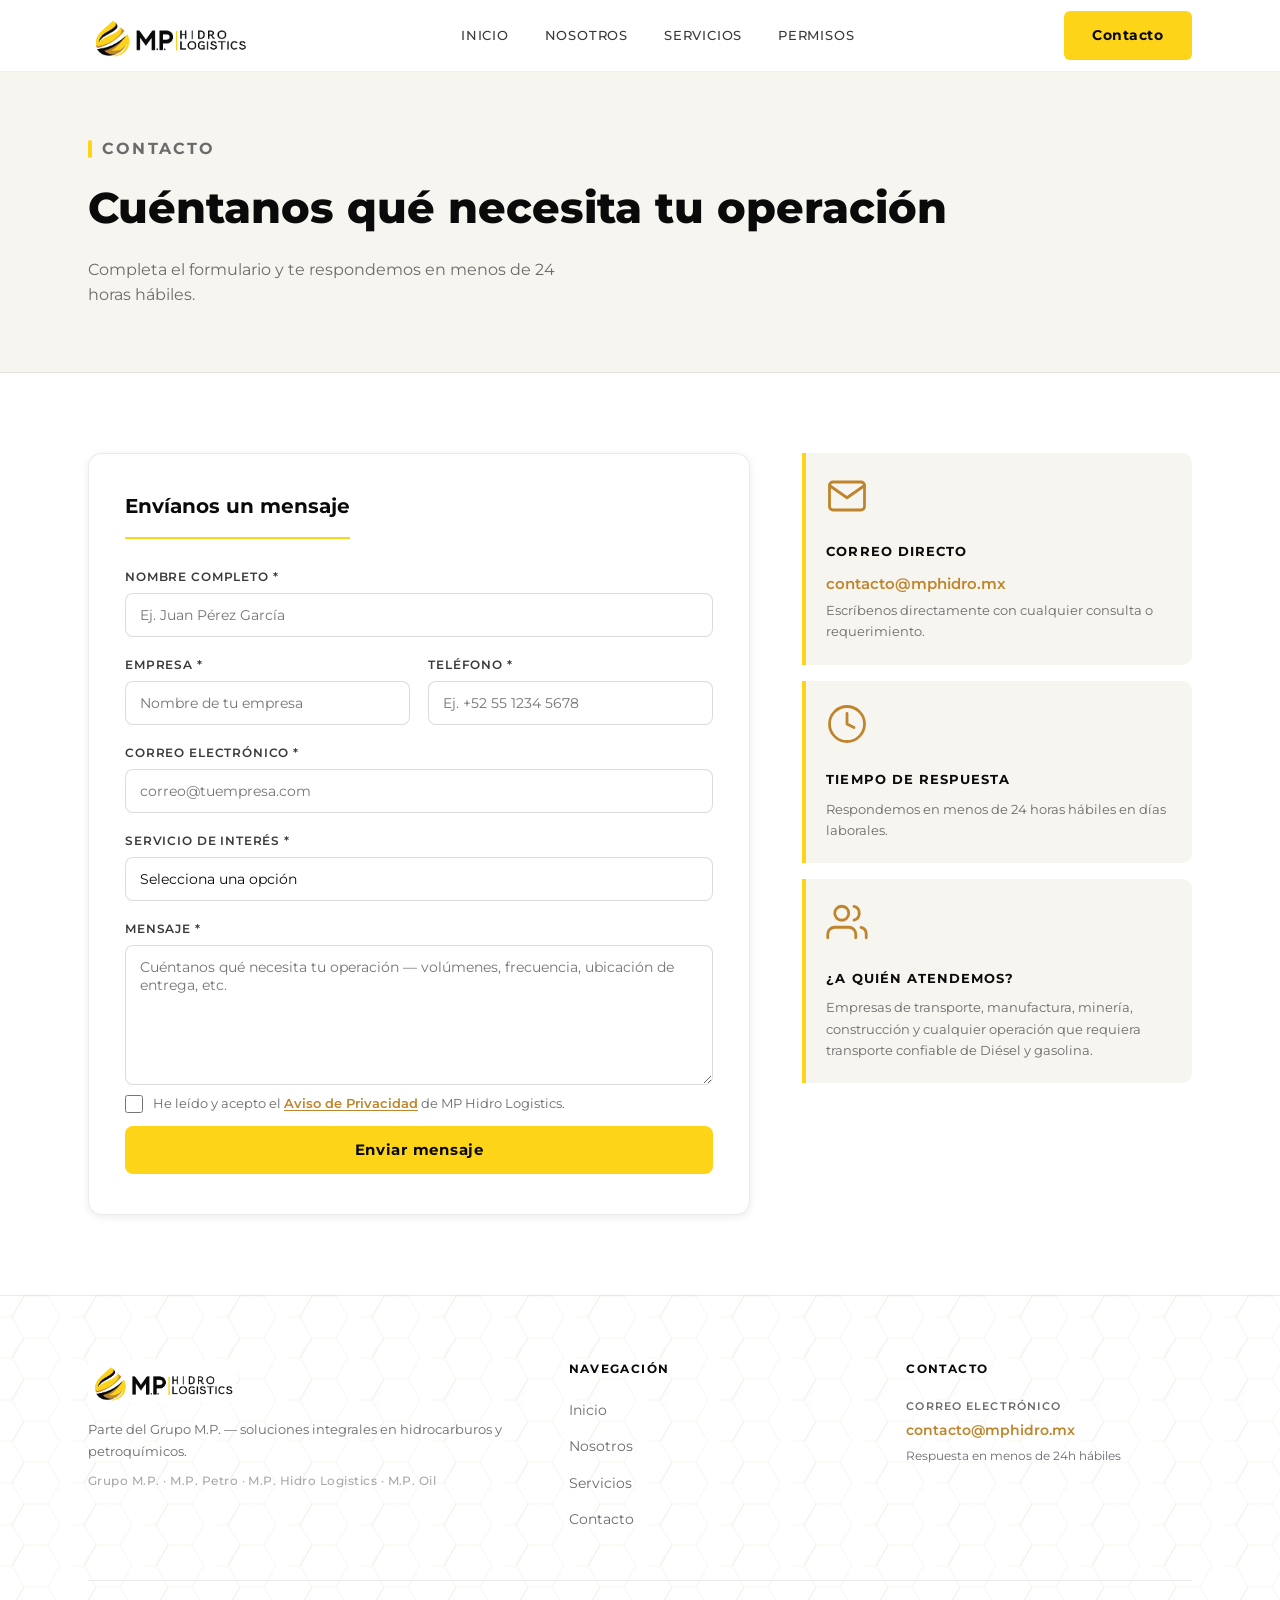
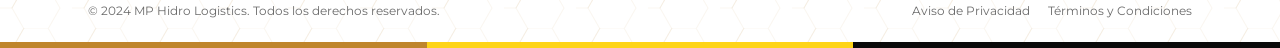
<file: contacto.html>
<!DOCTYPE html>
<html lang="es">
<head>
  <meta charset="UTF-8">
  <meta name="viewport" content="width=device-width, initial-scale=1.0">
  <meta name="description" content="Contacta a MP Hidro Logistics para cotizar tu suministro de transporte de hidrocarburos.">
  <title>Contacto | MP Hidro Logistics</title>

  <!-- Open Graph / WhatsApp sharing -->
  <!-- TODO: Replace og:image with absolute URL once deployed — e.g. https://mphidrologistics.mx/assets/img/flota-carretera-dia.jpg -->
  <meta property="og:title" content="Contacto | MP Hidro Logistics" />
  <meta property="og:description" content="Solicita información sobre transporte de hidrocarburos. Respondemos en menos de 24 horas hábiles." />
  <meta property="og:image" content="/assets/img/flota-carretera-dia.jpg" />
  <meta property="og:type" content="website" />
  <meta name="twitter:card" content="summary_large_image" />
  <link rel="icon" type="image/x-icon" href="favicon.ico">
  <link rel="icon" type="image/png" sizes="32x32" href="assets/img/favicon-32.png">
  <link rel="apple-touch-icon" sizes="192x192" href="assets/img/favicon-192.png">
  <link rel="preconnect" href="https://fonts.googleapis.com">
  <link rel="preconnect" href="https://fonts.gstatic.com" crossorigin>
  <link href="https://fonts.googleapis.com/css2?family=Montserrat:wght@400;500;600;700;800&display=swap" rel="stylesheet">
  <link rel="stylesheet" href="assets/css/styles.css">
</head>
<body>

  <!-- ════════════════════════════════
       AMBIENT ENERGY MOTES (decorative, behind all content)
  ════════════════════════════════ -->
  <div class="ambient" aria-hidden="true">
    <span class="mote y" style="--l:6%;--t:78vh;--s:9px;--o:.14;--d:34s;--dl:-4s;--dx:2.5vw"></span>
    <span class="mote b" style="--l:18%;--t:92vh;--s:6px;--o:.10;--d:41s;--dl:-18s;--dx:-1.5vw"></span>
    <span class="mote y" style="--l:27%;--t:60vh;--s:12px;--o:.12;--d:29s;--dl:-9s;--dx:1.5vw"></span>
    <span class="mote b" style="--l:39%;--t:85vh;--s:7px;--o:.16;--d:37s;--dl:-25s;--dx:3vw"></span>
    <span class="mote y" style="--l:48%;--t:70vh;--s:10px;--o:.11;--d:44s;--dl:-2s;--dx:-2vw"></span>
    <span class="mote y" style="--l:57%;--t:95vh;--s:5px;--o:.09;--d:31s;--dl:-14s;--dx:2vw"></span>
    <span class="mote b" style="--l:66%;--t:66vh;--s:13px;--o:.13;--d:39s;--dl:-30s;--dx:-2.5vw"></span>
    <span class="mote y" style="--l:74%;--t:88vh;--s:8px;--o:.15;--d:27s;--dl:-6s;--dx:1vw"></span>
    <span class="mote b" style="--l:83%;--t:74vh;--s:6px;--o:.10;--d:43s;--dl:-21s;--dx:-1.5vw"></span>
    <span class="mote y" style="--l:91%;--t:90vh;--s:11px;--o:.12;--d:33s;--dl:-11s;--dx:2.5vw"></span>
    <span class="mote b" style="--l:12%;--t:55vh;--s:8px;--o:.13;--d:36s;--dl:-16s;--dx:1.5vw"></span>
    <span class="mote y" style="--l:60%;--t:52vh;--s:7px;--o:.11;--d:40s;--dl:-27s;--dx:-2vw"></span>
  </div>


  <!-- ════════════════════════════════
       NAVIGATION (same as index)
  ════════════════════════════════ -->
  <header id="nav" role="banner">
    <div class="wrap">
      <div class="nav-inner">
        <a href="index.html" class="nav-logo" aria-label="MP Hidro Logistics — Inicio">
          <img src="assets/img/logo-mp-hidro.png" alt="MP Hidro Logistics">
        </a>
        <nav class="nav-links" aria-label="Navegación principal">
          <a href="index.html">Inicio</a>
          <a href="index.html#nosotros">Nosotros</a>
          <a href="index.html#productos">Servicios</a>
          <a href="index.html#permisos">Permisos</a>
        </nav>
        <div class="nav-right">
          <a href="contacto.html" class="btn btn-yellow nav-cta" aria-current="page" data-magnetic>Contacto</a>
          <button
            id="navHamburger"
            class="nav-hamburger"
            aria-label="Abrir menú de navegación"
            aria-expanded="false"
            aria-controls="navMobile"
          >
            <span></span>
            <span></span>
            <span></span>
          </button>
        </div>
      </div>
    </div>
  </header>

  <!-- Mobile menu -->
  <nav id="navMobile" aria-label="Menú móvil">
    <a href="index.html">Inicio</a>
    <a href="index.html#nosotros">Nosotros</a>
    <a href="index.html#productos">Servicios</a>
    <a href="index.html#permisos">Permisos</a>
    <a href="contacto.html" aria-current="page" class="btn btn-yellow nav-mobile-cta">Contacto</a>
  </nav>

  <main>

    <!-- ════════════════════════════════
         PAGE HERO
    ════════════════════════════════ -->
    <section class="contact-hero">
      <div class="wrap">
        <p class="eyebrow">CONTACTO</p>
        <h1>Cuéntanos qué necesita tu operación</h1>
        <p>Completa el formulario y te respondemos en menos de 24 horas hábiles.</p>
      </div>
    </section>

    <!-- ════════════════════════════════
         CONTACT FORM + SIDEBAR
    ════════════════════════════════ -->
    <section id="contact-section">
      <div class="wrap">
        <div class="contact-grid">

          <!-- FORM -->
          <div class="form-card">
            <h2>Envíanos un mensaje</h2>
            <form
              id="contactForm"
              action="https://formspree.io/f/TU_ENDPOINT_AQUI"
              method="POST"
              novalidate
            >
              <div class="form-grid">

                <div class="form-group full">
                  <label for="nombre">Nombre completo *</label>
                  <input
                    type="text"
                    id="nombre"
                    name="nombre"
                    placeholder="Ej. Juan Pérez García"
                    required
                    autocomplete="name"
                  >
                </div>

                <div class="form-group">
                  <label for="empresa">Empresa *</label>
                  <input
                    type="text"
                    id="empresa"
                    name="empresa"
                    placeholder="Nombre de tu empresa"
                    required
                    autocomplete="organization"
                  >
                </div>

                <div class="form-group">
                  <label for="telefono">Teléfono *</label>
                  <input
                    type="tel"
                    id="telefono"
                    name="telefono"
                    placeholder="Ej. +52 55 1234 5678"
                    required
                    autocomplete="tel"
                  >
                </div>

                <div class="form-group full">
                  <label for="correo">Correo electrónico *</label>
                  <input
                    type="email"
                    id="correo"
                    name="correo"
                    placeholder="correo@tuempresa.com"
                    required
                    autocomplete="email"
                  >
                </div>

                <div class="form-group full">
                  <label for="producto">Servicio de interés *</label>
                  <select id="producto" name="producto" required>
                    <option value="" disabled selected>Selecciona una opción</option>
                    <option value="Transporte de Diésel">Transporte de Diésel</option>
                    <option value="Transporte de gasolina regular y Premium">Transporte de gasolina regular y Premium</option>
                    <option value="Cobertura nacional">Cobertura nacional</option>
                    <option value="Atención a tu medida">Atención a tu medida</option>
                    <option value="Otro">Otro</option>
                  </select>
                </div>

                <div class="form-group full">
                  <label for="mensaje">Mensaje *</label>
                  <textarea
                    id="mensaje"
                    name="mensaje"
                    placeholder="Cuéntanos qué necesita tu operación — volúmenes, frecuencia, ubicación de entrega, etc."
                    required
                  ></textarea>
                </div>

              </div>

              <div class="form-check">
                <input type="checkbox" id="privacyCheck" name="privacyCheck" required>
                <label for="privacyCheck">He leído y acepto el <a href="aviso-privacidad.html" target="_blank">Aviso de Privacidad</a> de MP Hidro Logistics.</label>
              </div>

              <button type="submit" class="btn-submit" data-magnetic>Enviar mensaje</button>
              <div id="formMsg" class="form-msg" role="alert"></div>
            </form>
          </div>

          <!-- SIDEBAR -->
          <div class="contact-sidebar">
            <div class="info-card">
              <div class="info-card-icon-box" aria-hidden="true"><svg xmlns="http://www.w3.org/2000/svg" width="20" height="20" viewBox="0 0 24 24" fill="none" stroke="#FED418" stroke-width="2" stroke-linecap="round" stroke-linejoin="round"><path d="M4 4h16c1.1 0 2 .9 2 2v12c0 1.1-.9 2-2 2H4c-1.1 0-2-.9-2-2V6c0-1.1.9-2 2-2z"/><polyline points="22,6 12,13 2,6"/></svg></div>
              <div class="info-card-title">Correo directo</div>
              <a href="mailto:contacto@mphidro.mx">contacto@mphidro.mx</a>
              <p>Escríbenos directamente con cualquier consulta o requerimiento.</p>
            </div>
            <div class="info-card">
              <div class="info-card-icon-box" aria-hidden="true"><svg xmlns="http://www.w3.org/2000/svg" width="20" height="20" viewBox="0 0 24 24" fill="none" stroke="#FED418" stroke-width="2" stroke-linecap="round" stroke-linejoin="round"><circle cx="12" cy="12" r="10"/><polyline points="12 6 12 12 16 14"/></svg></div>
              <div class="info-card-title">Tiempo de respuesta</div>
              <p>Respondemos en menos de 24 horas hábiles en días laborales.</p>
            </div>
            <div class="info-card">
              <div class="info-card-icon-box" aria-hidden="true"><svg xmlns="http://www.w3.org/2000/svg" width="20" height="20" viewBox="0 0 24 24" fill="none" stroke="#FED418" stroke-width="2" stroke-linecap="round" stroke-linejoin="round"><path d="M17 21v-2a4 4 0 0 0-4-4H5a4 4 0 0 0-4 4v2"/><circle cx="9" cy="7" r="4"/><path d="M23 21v-2a4 4 0 0 0-3-3.87"/><path d="M16 3.13a4 4 0 0 1 0 7.75"/></svg></div>
              <div class="info-card-title">¿A quién atendemos?</div>
              <p>Empresas de transporte, manufactura, minería, construcción y cualquier operación que requiera transporte confiable de Diésel y gasolina.</p>
            </div>
          </div>

        </div>
      </div>
    </section>

  </main>

  <!-- ════════════════════════════════
       FOOTER (same as index)
  ════════════════════════════════ -->
  <footer id="footer">
    <div class="wrap">
      <div class="footer-grid">
        <div>
          <img src="assets/img/logo-mp-hidro.png" alt="MP Hidro Logistics" class="footer-brand-logo">
          <p class="footer-brand-desc">Parte del Grupo M.P. — soluciones integrales en hidrocarburos y petroquímicos.</p>
          <p class="footer-brand-note">Grupo M.P. · M.P. Petro · M.P. Hidro Logistics · M.P. Oil</p>
        </div>
        <div>
          <p class="footer-col-title">Navegación</p>
          <ul class="footer-links">
            <li><a href="index.html">Inicio</a></li>
            <li><a href="index.html#nosotros">Nosotros</a></li>
            <li><a href="index.html#productos">Servicios</a></li>
            <li><a href="contacto.html">Contacto</a></li>
          </ul>
        </div>
        <div>
          <p class="footer-col-title">Contacto</p>
          <div class="footer-contact-item">
            <span class="footer-contact-label">Correo electrónico</span>
            <a href="mailto:contacto@mphidro.mx" class="footer-contact-value">contacto@mphidro.mx</a>
            <span class="footer-contact-note">Respuesta en menos de 24h hábiles</span>
          </div>
        </div>
      </div>
      <div class="footer-bottom">
        <span>© 2024 MP Hidro Logistics. Todos los derechos reservados.</span>
        <nav class="footer-legal" aria-label="Legal">
          <a href="aviso-privacidad.html">Aviso de Privacidad</a>
          <a href="terminos-condiciones.html">Términos y Condiciones</a>
        </nav>
      </div>
    </div>
    <div class="footer-stripe" aria-hidden="true">
      <span class="stripe-bronze"></span>
      <span class="stripe-yellow"></span>
      <span class="stripe-black"></span>
    </div>
  </footer>

  <script src="assets/js/main.js"></script>
</body>
</html>
</file>
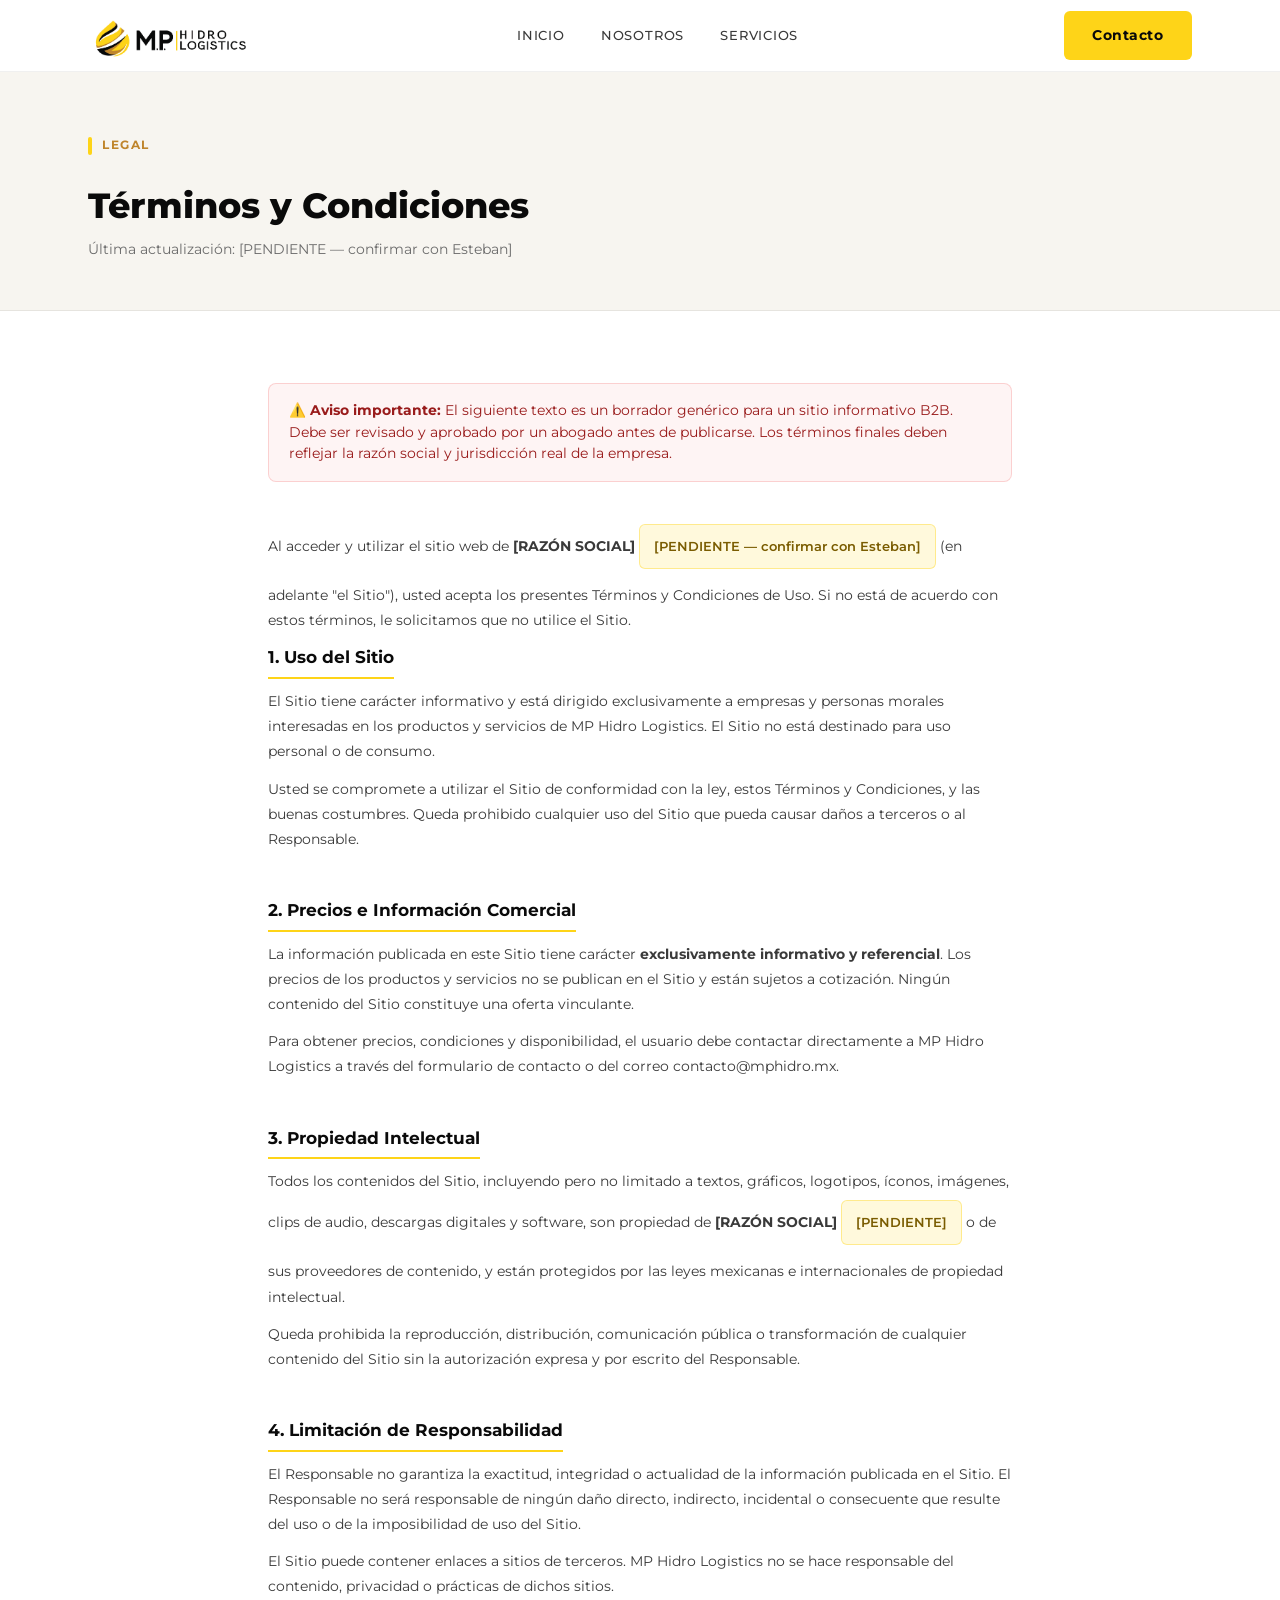
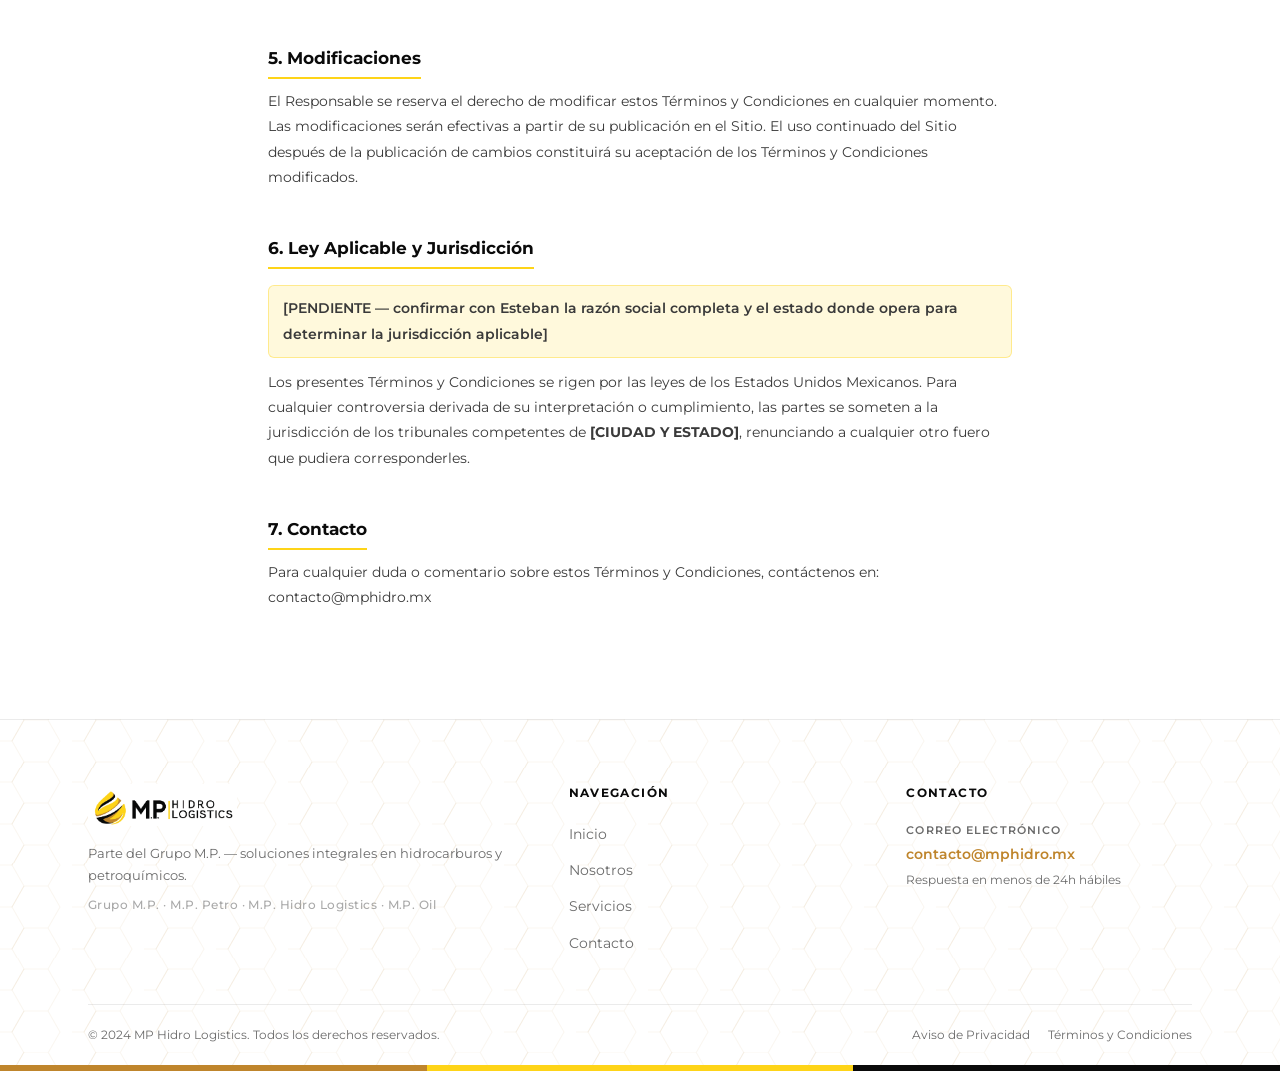
<file: terminos-condiciones.html>
<!DOCTYPE html>
<!-- AVISO LEGAL: El contenido de este archivo es un BORRADOR PLACEHOLDER
     para un sitio informativo B2B. Debe ser revisado por un abogado antes
     de publicarse. No constituye asesoría legal. -->
<html lang="es">
<head>
  <meta charset="UTF-8">
  <meta name="viewport" content="width=device-width, initial-scale=1.0">
  <title>Términos y Condiciones | MP Hidro Logistics</title>
  <link rel="icon" type="image/x-icon" href="favicon.ico">
  <link rel="icon" type="image/png" sizes="32x32" href="assets/img/favicon-32.png">
  <link rel="apple-touch-icon" sizes="192x192" href="assets/img/favicon-192.png">
  <link rel="preconnect" href="https://fonts.googleapis.com">
  <link rel="preconnect" href="https://fonts.gstatic.com" crossorigin>
  <link href="https://fonts.googleapis.com/css2?family=Montserrat:wght@400;500;600;700;800&display=swap" rel="stylesheet">
  <link rel="stylesheet" href="assets/css/styles.css">
</head>
<body>

  <!-- ════════════════════════════════
       AMBIENT ENERGY MOTES (decorative, behind all content)
  ════════════════════════════════ -->
  <div class="ambient" aria-hidden="true">
    <span class="mote y" style="--l:6%;--t:78vh;--s:9px;--o:.14;--d:34s;--dl:-4s;--dx:2.5vw"></span>
    <span class="mote b" style="--l:18%;--t:92vh;--s:6px;--o:.10;--d:41s;--dl:-18s;--dx:-1.5vw"></span>
    <span class="mote y" style="--l:27%;--t:60vh;--s:12px;--o:.12;--d:29s;--dl:-9s;--dx:1.5vw"></span>
    <span class="mote b" style="--l:39%;--t:85vh;--s:7px;--o:.16;--d:37s;--dl:-25s;--dx:3vw"></span>
    <span class="mote y" style="--l:48%;--t:70vh;--s:10px;--o:.11;--d:44s;--dl:-2s;--dx:-2vw"></span>
    <span class="mote y" style="--l:57%;--t:95vh;--s:5px;--o:.09;--d:31s;--dl:-14s;--dx:2vw"></span>
    <span class="mote b" style="--l:66%;--t:66vh;--s:13px;--o:.13;--d:39s;--dl:-30s;--dx:-2.5vw"></span>
    <span class="mote y" style="--l:74%;--t:88vh;--s:8px;--o:.15;--d:27s;--dl:-6s;--dx:1vw"></span>
    <span class="mote b" style="--l:83%;--t:74vh;--s:6px;--o:.10;--d:43s;--dl:-21s;--dx:-1.5vw"></span>
    <span class="mote y" style="--l:91%;--t:90vh;--s:11px;--o:.12;--d:33s;--dl:-11s;--dx:2.5vw"></span>
    <span class="mote b" style="--l:12%;--t:55vh;--s:8px;--o:.13;--d:36s;--dl:-16s;--dx:1.5vw"></span>
    <span class="mote y" style="--l:60%;--t:52vh;--s:7px;--o:.11;--d:40s;--dl:-27s;--dx:-2vw"></span>
  </div>


  <!-- ════════════════════════════════
       NAVIGATION
  ════════════════════════════════ -->
  <header id="nav" role="banner">
    <div class="wrap">
      <div class="nav-inner">
        <a href="index.html" class="nav-logo" aria-label="MP Hidro Logistics — Inicio">
          <img src="assets/img/logo-mp-hidro.png" alt="MP Hidro Logistics">
        </a>
        <nav class="nav-links" aria-label="Navegación principal">
          <a href="index.html">Inicio</a>
          <a href="index.html#nosotros">Nosotros</a>
          <a href="index.html#productos">Servicios</a>
        </nav>
        <div class="nav-right">
          <a href="contacto.html" class="btn btn-yellow nav-cta" data-magnetic>Contacto</a>
          <button
            id="navHamburger"
            class="nav-hamburger"
            aria-label="Abrir menú de navegación"
            aria-expanded="false"
            aria-controls="navMobile"
          >
            <span></span>
            <span></span>
            <span></span>
          </button>
        </div>
      </div>
    </div>
  </header>

  <nav id="navMobile" aria-label="Menú móvil">
    <a href="index.html">Inicio</a>
    <a href="index.html#nosotros">Nosotros</a>
    <a href="index.html#productos">Servicios</a>
    <a href="contacto.html" class="btn btn-yellow nav-mobile-cta">Contacto</a>
  </nav>

  <main>

    <!-- Page hero -->
    <div class="legal-hero">
      <div class="wrap">
        <span class="eyebrow">Legal</span>
        <h1>Términos y Condiciones</h1>
        <p>Última actualización: <span>[PENDIENTE — confirmar con Esteban]</span></p>
      </div>
    </div>

    <!-- Legal content -->
    <div class="wrap">
      <div class="legal-content">

        <div class="legal-notice">
          ⚠️ <strong>Aviso importante:</strong> El siguiente texto es un borrador genérico para un sitio informativo B2B. Debe ser revisado y aprobado por un abogado antes de publicarse. Los términos finales deben reflejar la razón social y jurisdicción real de la empresa.
        </div>

        <p>Al acceder y utilizar el sitio web de <strong>[RAZÓN SOCIAL]</strong> <span class="legal-pending">[PENDIENTE — confirmar con Esteban]</span> (en adelante "el Sitio"), usted acepta los presentes Términos y Condiciones de Uso. Si no está de acuerdo con estos términos, le solicitamos que no utilice el Sitio.</p>

        <h2>1. Uso del Sitio</h2>
        <p>El Sitio tiene carácter informativo y está dirigido exclusivamente a empresas y personas morales interesadas en los productos y servicios de MP Hidro Logistics. El Sitio no está destinado para uso personal o de consumo.</p>
        <p>Usted se compromete a utilizar el Sitio de conformidad con la ley, estos Términos y Condiciones, y las buenas costumbres. Queda prohibido cualquier uso del Sitio que pueda causar daños a terceros o al Responsable.</p>

        <h2>2. Precios e Información Comercial</h2>
        <p>La información publicada en este Sitio tiene carácter <strong>exclusivamente informativo y referencial</strong>. Los precios de los productos y servicios no se publican en el Sitio y están sujetos a cotización. Ningún contenido del Sitio constituye una oferta vinculante.</p>
        <p>Para obtener precios, condiciones y disponibilidad, el usuario debe contactar directamente a MP Hidro Logistics a través del formulario de contacto o del correo <a href="mailto:contacto@mphidro.mx">contacto@mphidro.mx</a>.</p>

        <h2>3. Propiedad Intelectual</h2>
        <p>Todos los contenidos del Sitio, incluyendo pero no limitado a textos, gráficos, logotipos, íconos, imágenes, clips de audio, descargas digitales y software, son propiedad de <strong>[RAZÓN SOCIAL]</strong> <span class="legal-pending">[PENDIENTE]</span> o de sus proveedores de contenido, y están protegidos por las leyes mexicanas e internacionales de propiedad intelectual.</p>
        <p>Queda prohibida la reproducción, distribución, comunicación pública o transformación de cualquier contenido del Sitio sin la autorización expresa y por escrito del Responsable.</p>

        <h2>4. Limitación de Responsabilidad</h2>
        <p>El Responsable no garantiza la exactitud, integridad o actualidad de la información publicada en el Sitio. El Responsable no será responsable de ningún daño directo, indirecto, incidental o consecuente que resulte del uso o de la imposibilidad de uso del Sitio.</p>
        <p>El Sitio puede contener enlaces a sitios de terceros. MP Hidro Logistics no se hace responsable del contenido, privacidad o prácticas de dichos sitios.</p>

        <h2>5. Modificaciones</h2>
        <p>El Responsable se reserva el derecho de modificar estos Términos y Condiciones en cualquier momento. Las modificaciones serán efectivas a partir de su publicación en el Sitio. El uso continuado del Sitio después de la publicación de cambios constituirá su aceptación de los Términos y Condiciones modificados.</p>

        <h2>6. Ley Aplicable y Jurisdicción</h2>
        <p class="legal-pending">[PENDIENTE — confirmar con Esteban la razón social completa y el estado donde opera para determinar la jurisdicción aplicable]</p>
        <p>Los presentes Términos y Condiciones se rigen por las leyes de los Estados Unidos Mexicanos. Para cualquier controversia derivada de su interpretación o cumplimiento, las partes se someten a la jurisdicción de los tribunales competentes de <strong>[CIUDAD Y ESTADO]</strong>, renunciando a cualquier otro fuero que pudiera corresponderles.</p>

        <h2>7. Contacto</h2>
        <p>Para cualquier duda o comentario sobre estos Términos y Condiciones, contáctenos en: <a href="mailto:contacto@mphidro.mx">contacto@mphidro.mx</a></p>

      </div>
    </div>

  </main>

  <!-- ════════════════════════════════
       FOOTER
  ════════════════════════════════ -->
  <footer id="footer">
    <div class="wrap">
      <div class="footer-grid">
        <div>
          <img src="assets/img/logo-mp-hidro.png" alt="MP Hidro Logistics" class="footer-brand-logo">
          <p class="footer-brand-desc">Parte del Grupo M.P. — soluciones integrales en hidrocarburos y petroquímicos.</p>
          <p class="footer-brand-note">Grupo M.P. · M.P. Petro · M.P. Hidro Logistics · M.P. Oil</p>
        </div>
        <div>
          <p class="footer-col-title">Navegación</p>
          <ul class="footer-links">
            <li><a href="index.html">Inicio</a></li>
            <li><a href="index.html#nosotros">Nosotros</a></li>
            <li><a href="index.html#productos">Servicios</a></li>
            <li><a href="contacto.html">Contacto</a></li>
          </ul>
        </div>
        <div>
          <p class="footer-col-title">Contacto</p>
          <div class="footer-contact-item">
            <span class="footer-contact-label">Correo electrónico</span>
            <a href="mailto:contacto@mphidro.mx" class="footer-contact-value">contacto@mphidro.mx</a>
            <span class="footer-contact-note">Respuesta en menos de 24h hábiles</span>
          </div>
        </div>
      </div>
      <div class="footer-bottom">
        <span>© 2024 MP Hidro Logistics. Todos los derechos reservados.</span>
        <nav class="footer-legal" aria-label="Legal">
          <a href="aviso-privacidad.html">Aviso de Privacidad</a>
          <a href="terminos-condiciones.html">Términos y Condiciones</a>
        </nav>
      </div>
    </div>
    <div class="footer-stripe" aria-hidden="true">
      <span class="stripe-bronze"></span>
      <span class="stripe-yellow"></span>
      <span class="stripe-black"></span>
    </div>
  </footer>

  <script src="assets/js/main.js"></script>
</body>
</html>
</file>
<file: assets/css/styles.css>
/* ============================================================
   MP Petro — styles.css
   Brand palette extracted from MP-LOGOS.ai
   ============================================================ */

/* ── CUSTOM PROPERTIES ─────────────────────────────────────── */
:root {
  --yellow:    #FED418;
  --black:     #0A0A0A;
  --bronze:    #BF852C;
  --white:     #FFFFFF;
  --off-white: #F7F5F0;
  --gray:      #3A3A3A;
  --gray-lt:   #6B6B6B;
  --nav-h:     72px;
  --radius:    10px;
  --shadow-sm: 0 2px 8px rgba(10,10,10,.08);
  --shadow-md: 0 8px 32px rgba(10,10,10,.12);
  --shadow-lg: 0 20px 60px rgba(10,10,10,.14);
  --transition: .22s ease;
  --hex-bg: url("data:image/svg+xml,%3Csvg xmlns='http://www.w3.org/2000/svg' width='72' height='41.57'%3E%3Cpolygon fill='none' stroke='%23BF852C' stroke-opacity='0.07' stroke-width='1' points='60,20.785 48,0 24,0 12,20.785 24,41.57 48,41.57'/%3E%3Cpolygon fill='none' stroke='%23BF852C' stroke-opacity='0.07' stroke-width='1' points='24,0 12,-20.785 -12,-20.785 -24,0 -12,20.785 12,20.785'/%3E%3C/svg%3E");
}

/* ── RESET ──────────────────────────────────────────────────── */
*, *::before, *::after { box-sizing: border-box; margin: 0; padding: 0; }
html { scroll-behavior: smooth; font-size: 16px; }
body {
  font-family: 'Montserrat', sans-serif;
  font-weight: 400;
  color: var(--gray);
  background: var(--white);
  line-height: 1.65;
  -webkit-font-smoothing: antialiased;
}
img { display: block; max-width: 100%; }
a { color: inherit; text-decoration: none; }
ul { list-style: none; }
button { cursor: pointer; border: none; background: none; font-family: inherit; }
h1, h2, h3 { line-height: 1.28; }

/* ── UTILITIES ──────────────────────────────────────────────── */
.wrap {
  max-width: 1160px;
  margin: 0 auto;
  padding: 0 28px;
  width: 100%;
  /* Sits above the fixed .ambient motes layer (z-index:0) so content is
     always in front of the drifting glow, while section backgrounds
     (painted in flow, below the layer) let the motes show through. */
  position: relative;
  z-index: 1;
}
.sec { padding: 88px 0; }
.sec-alt { background-color: var(--off-white); background-image: var(--hex-bg); }

/* Eyebrow label */
.eyebrow {
  display: inline-flex;
  align-items: center;
  gap: 10px;
  font-size: .72rem;
  font-weight: 700;
  letter-spacing: .14em;
  text-transform: uppercase;
  color: var(--bronze);
  margin-bottom: 22px;
}
.eyebrow::before {
  content: '';
  display: inline-block;
  width: 4px;
  height: 18px;
  background: var(--yellow);
  border-radius: 2px;
  flex-shrink: 0;
}

/* Section heading */
.sec-title {
  font-size: clamp(1.7rem, 3vw, 2.4rem);
  font-weight: 800;
  color: var(--black);
  line-height: 1.28;
  margin-top: 6px;
  margin-bottom: 22px;
}
.sec-sub {
  font-size: 1rem;
  color: var(--gray-lt);
  line-height: 1.7;
  max-width: 580px;
}

/* Buttons */
.btn {
  display: inline-flex;
  align-items: center;
  gap: 8px;
  padding: 13px 28px;
  border-radius: 6px;
  font-size: .88rem;
  font-weight: 700;
  letter-spacing: .04em;
  transition: transform var(--transition), box-shadow var(--transition), background var(--transition);
  cursor: pointer;
  white-space: nowrap;
}
.btn:hover { transform: translateY(-2px); box-shadow: var(--shadow-md); }
.btn-yellow {
  background: var(--yellow);
  color: var(--black);
}
.btn-yellow:hover { background: #e8c00a; }
.btn-outline {
  background: transparent;
  color: var(--black);
  border: 2px solid var(--black);
}
.btn-outline:hover { background: var(--black); color: var(--white); }
.btn-outline-dark {
  background: transparent;
  color: var(--black);
  border: 2px solid rgba(10,10,10,.45);
}
.btn-outline-dark:hover { background: var(--black); color: var(--white); }
.btn-dark {
  background: var(--black);
  color: var(--white);
}
.btn-dark:hover { background: #2a2a2a; }

/* ── NAVIGATION ─────────────────────────────────────────────── */
#nav {
  position: fixed;
  top: 0;
  left: 0;
  right: 0;
  z-index: 900;
  background: var(--white);
  height: var(--nav-h);
  display: flex;
  align-items: center;
  transition: height .2s ease, box-shadow .22s ease, background-color .2s ease;
  border-bottom: 1px solid rgba(10,10,10,.06);
}
#nav.scrolled {
  height: 60px;
  box-shadow: 0 4px 24px rgba(10,10,10,.12);
  background-color: rgba(255,255,255,.97);
}
#nav.scrolled .nav-logo img { height: 36px; }
#nav.scrolled ~ #navMobile { top: 60px; }

.nav-inner {
  display: flex;
  align-items: center;
  justify-content: space-between;
  gap: 20px;
  width: 100%;
}
.nav-logo {
  flex-shrink: 0;
  line-height: 1;
}
.nav-logo img {
  height: 46px;
  width: auto;
  max-width: 220px;
  object-fit: contain;
  display: block;
  transition: height .2s ease;
}
.nav-links {
  display: flex;
  align-items: center;
  gap: 36px;
}
.nav-links a {
  font-size: .82rem;
  font-weight: 500;
  letter-spacing: .06em;
  text-transform: uppercase;
  color: var(--gray);
  transition: color var(--transition);
  position: relative;
}
.nav-links a::after {
  content: '';
  position: absolute;
  bottom: -3px;
  left: 0;
  width: 0;
  height: 2px;
  background: var(--yellow);
  transition: width var(--transition);
}
.nav-links a:hover { color: var(--black); }
.nav-links a:hover::after { width: 100%; }

.nav-right {
  display: flex;
  align-items: center;
  gap: 16px;
  flex-shrink: 0;
}
.nav-links { flex-shrink: 0; }

/* Hamburger */
.nav-hamburger {
  display: none;
  flex-direction: column;
  justify-content: center;
  gap: 5px;
  width: 36px;
  height: 36px;
  padding: 4px;
}
.nav-hamburger span {
  display: block;
  height: 2px;
  background: var(--black);
  border-radius: 2px;
  transition: transform .25s, opacity .25s, width .25s;
  transform-origin: center;
}
.nav-hamburger.open span:nth-child(1) { transform: translateY(7px) rotate(45deg); }
.nav-hamburger.open span:nth-child(2) { opacity: 0; width: 0; }
.nav-hamburger.open span:nth-child(3) { transform: translateY(-7px) rotate(-45deg); }

/* Mobile menu */
#navMobile {
  display: none;
  position: fixed;
  top: var(--nav-h);
  left: 0;
  right: 0;
  background: var(--white);
  border-bottom: 3px solid var(--yellow);
  padding: 24px 28px 32px;
  z-index: 890;
  flex-direction: column;
  gap: 0;
  box-shadow: var(--shadow-lg);
  transform: translateY(-8px);
  opacity: 0;
  pointer-events: none;
  transition: transform .25s ease, opacity .25s ease, top .2s ease;
}
#navMobile.open {
  display: flex;
  transform: translateY(0);
  opacity: 1;
  pointer-events: all;
}
#navMobile a {
  display: block;
  padding: 14px 0;
  font-size: .9rem;
  font-weight: 600;
  letter-spacing: .06em;
  text-transform: uppercase;
  color: var(--gray);
  border-bottom: 1px solid rgba(10,10,10,.07);
  transition: color var(--transition);
}
#navMobile a:hover { color: var(--black); }
#navMobile a:last-child { border-bottom: none; }
.nav-mobile-cta {
  margin-top: 20px;
  display: inline-block;
}

/* ── HERO — full-bleed photo background ─────────────────────── */
#hero {
  position: relative;
  padding-top: calc(var(--nav-h) + 120px);
  padding-bottom: 120px;
  background-image: url('../img/mp-hidro-pic-cropped.jpg');
  background-size: cover;
  background-position: center center;
  overflow: hidden;
  color: var(--white);
}
#hero::before {
  content: '';
  position: absolute;
  inset: 0;
  background: linear-gradient(
    to right,
    rgba(0,0,0,.72) 0%,
    rgba(0,0,0,.60) 45%,
    rgba(0,0,0,.30) 100%
  );
  z-index: 0;
}
#hero .wrap { position: relative; z-index: 1; }
.hero-content { max-width: 660px; }
.hero-eyebrow {
  display: inline-flex;
  align-items: center;
  gap: 8px;
  font-size: .7rem;
  font-weight: 700;
  letter-spacing: .18em;
  text-transform: uppercase;
  color: var(--yellow);
  margin-bottom: 20px;
}
.hero-eyebrow::before {
  content: '';
  display: inline-block;
  width: 4px;
  height: 16px;
  background: var(--yellow);
  border-radius: 2px;
}
.hero-title {
  font-size: clamp(2.5rem, 6vw, 4rem);
  font-weight: 800;
  color: var(--white);
  line-height: 1.12;
  letter-spacing: -.015em;
  max-width: 15ch;
  margin: 22px 0 30px;
  text-shadow: 0 2px 24px rgba(0,0,0,.35);
}
.hero-sub {
  font-size: 1.1rem;
  font-weight: 400;
  color: rgba(255,255,255,.85);
  line-height: 1.72;
  max-width: 560px;
  margin-bottom: 36px;
}
.hero-tags {
  display: flex;
  flex-wrap: wrap;
  gap: 10px;
  margin-bottom: 42px;
}
.hero-tag {
  display: inline-flex;
  align-items: center;
  gap: 6px;
  padding: 6px 14px;
  background: rgba(255,255,255,.12);
  border: 1px solid rgba(255,255,255,.32);
  border-radius: 100px;
  font-size: .76rem;
  font-weight: 600;
  color: var(--white);
  letter-spacing: .04em;
}
.hero-ctas { display: flex; flex-wrap: wrap; gap: 14px; }
.btn-outline-light {
  background: transparent;
  color: var(--white);
  border: 2px solid rgba(255,255,255,.65);
  padding: 13px 28px;
  border-radius: 6px;
  font-size: .88rem;
  font-weight: 700;
  letter-spacing: .04em;
  display: inline-flex;
  align-items: center;
  transition: background var(--transition), color var(--transition), transform var(--transition);
}
.btn-outline-light:hover {
  background: var(--white);
  color: var(--black);
  transform: translateY(-2px);
}

/* ── PHOTO BANDS ────────────────────────────────────────────── */
.photo-band {
  position: relative;
  background-size: cover;
  background-position: center;
  padding: 100px 0;
  color: var(--white);
  overflow: hidden;
}
.photo-band::before {
  content: '';
  position: absolute;
  inset: 0;
  background: rgba(0,0,0,.62);
  z-index: 0;
}
.photo-band .wrap { position: relative; z-index: 1; }
.photo-band-content { text-align: center; }
/* Atardecer: big stat */
.photo-band-atardecer {
  background-image: url('../img/flota-carretera-atardecer.jpg');
  background-position: center 60%;
}
.photo-band-stat {
  font-size: clamp(3rem, 8vw, 5.5rem);
  font-weight: 800;
  color: var(--yellow);
  line-height: 1;
  letter-spacing: -.02em;
}
.photo-band-label {
  font-size: clamp(.95rem, 2vw, 1.25rem);
  font-weight: 600;
  letter-spacing: .1em;
  text-transform: uppercase;
  color: rgba(255,255,255,.9);
  margin-top: 16px;
}
/* Dos camiones: heading */
.photo-band-flota {
  background-image: url('../img/flota-dos-camiones.jpg');
  background-position: center 55%;
  padding: 120px 0;
}
.photo-band-flota::before {
  background: rgba(0,0,0,.58);
}
.photo-band-eyebrow {
  font-size: .72rem;
  font-weight: 700;
  letter-spacing: .18em;
  text-transform: uppercase;
  color: var(--yellow);
  margin-bottom: 18px;
}
.photo-band-heading {
  font-size: clamp(1.8rem, 4vw, 3rem);
  font-weight: 800;
  color: var(--white);
  line-height: 1.22;
}

/* ── STATS BAR ──────────────────────────────────────────────── */
#stats {
  padding: 64px 0;
  background-color: var(--off-white);
  background-image: var(--hex-bg);
  border-top: 1px solid rgba(10,10,10,.06);
  border-bottom: 1px solid rgba(10,10,10,.06);
}
.stats-grid {
  display: grid;
  grid-template-columns: repeat(4, 1fr);
  gap: 40px;
  text-align: center;
}
.stat-item { display: flex; flex-direction: column; align-items: center; gap: 6px; }
.stat-num {
  font-size: clamp(2.2rem, 4vw, 3rem);
  font-weight: 800;
  color: var(--black);
  line-height: 1;
  letter-spacing: -.02em;
}
.stat-num .accent { color: var(--yellow); }
.stat-label {
  font-size: .72rem;
  font-weight: 500;
  text-transform: uppercase;
  letter-spacing: .1em;
  color: var(--gray-lt);
}
.stat-divider {
  width: 1px;
  background: rgba(10,10,10,.1);
  display: none;
}

/* ── NOSOTROS ───────────────────────────────────────────────── */
#nosotros { background: var(--white); }
.nosotros-intro { margin-bottom: 48px; }
.nosotros-intro p {
  color: var(--gray);
  font-size: .97rem;
  line-height: 1.75;
  margin-bottom: 16px;
  max-width: 780px;
}
.nosotros-intro p:last-child { margin-bottom: 0; }

.mvq-grid {
  display: grid;
  grid-template-columns: repeat(3, 1fr);
  gap: 24px;
  margin-top: 56px;
  margin-bottom: 56px;
}
.mvq-card {
  background: var(--white);
  border: 1px solid rgba(10,10,10,.07);
  border-top: 3px solid var(--yellow);
  border-radius: var(--radius);
  padding: 30px 26px;
  box-shadow: var(--shadow-sm);
  transition: transform var(--transition), box-shadow var(--transition);
}
.mvq-card:hover {
  transform: translateY(-6px);
  box-shadow: var(--shadow-md);
}
.mvq-num {
  display: inline-flex;
  align-items: center;
  justify-content: center;
  width: 46px;
  height: 46px;
  background: var(--black);
  color: var(--yellow);
  font-size: .8rem;
  font-weight: 800;
  border-radius: 8px;
  margin-bottom: 18px;
  letter-spacing: .05em;
}
.mvq-heading {
  font-size: 1.15rem;
  font-weight: 700;
  color: var(--black);
  margin-bottom: 12px;
  line-height: 1.28;
}
.mvq-body {
  font-size: .88rem;
  color: var(--gray);
  line-height: 1.72;
  margin: 0;
}

.pillar-cards { display: flex; flex-direction: column; gap: 16px; }
.pillar-card {
  background: var(--off-white);
  border-left: 4px solid var(--yellow);
  border-radius: 0 var(--radius) var(--radius) 0;
  padding: 20px 22px;
  transition: box-shadow var(--transition), transform var(--transition);
}
.pillar-card:hover {
  box-shadow: var(--shadow-md);
  transform: translateX(4px);
}
.pillar-icon-box {
  width: 44px;
  height: 44px;
  background: var(--black);
  border-radius: 8px;
  display: flex;
  align-items: center;
  justify-content: center;
  margin-bottom: 14px;
}
.pillar-title {
  font-size: .92rem;
  font-weight: 700;
  color: var(--black);
  margin-bottom: 5px;
}
.pillar-desc { font-size: .83rem; color: var(--gray-lt); line-height: 1.6; }

/* ── PRODUCTOS Y SERVICIOS ──────────────────────────────────── */
#productos { background-color: var(--off-white); background-image: var(--hex-bg); }
.productos-header { text-align: center; margin-bottom: 60px; }
.productos-header .sec-sub { margin: 0 auto; }
.productos-grid {
  display: grid;
  grid-template-columns: repeat(4, 1fr);
  gap: 22px;
}
.prod-card {
  background: var(--white);
  border-radius: var(--radius);
  border-top: 4px solid var(--yellow);
  padding: 28px 22px;
  box-shadow: var(--shadow-sm);
  transition: transform var(--transition), box-shadow var(--transition);
}
.prod-card:hover {
  transform: translateY(-6px);
  box-shadow: var(--shadow-md);
}
.prod-icon-box {
  width: 46px;
  height: 46px;
  background: var(--black);
  border-radius: 8px;
  display: flex;
  align-items: center;
  justify-content: center;
  margin-bottom: 16px;
}
.prod-title {
  font-size: .97rem;
  font-weight: 700;
  color: var(--black);
  margin-bottom: 10px;
}
.prod-desc { font-size: .83rem; color: var(--gray-lt); line-height: 1.6; }

/* ── CONFIANZA Y CUMPLIMIENTO ───────────────────────────────── */
#confianza { background: var(--white); }
.confianza-header { text-align: center; margin-bottom: 60px; }
.confianza-header .sec-sub { margin: 0 auto; }
.confianza-grid {
  display: grid;
  grid-template-columns: repeat(4, 1fr);
  gap: 22px;
}
.conf-card {
  background: var(--off-white);
  border-radius: var(--radius);
  border: 1px solid rgba(10,10,10,.07);
  padding: 28px 22px;
  transition: box-shadow var(--transition);
}
.conf-card:hover { box-shadow: var(--shadow-md); }
.conf-icon-box {
  width: 46px;
  height: 46px;
  background: var(--black);
  border-radius: 8px;
  display: flex;
  align-items: center;
  justify-content: center;
  margin-bottom: 16px;
}
.conf-title {
  font-size: .92rem;
  font-weight: 700;
  color: var(--black);
  margin-bottom: 8px;
}
.conf-desc { font-size: .83rem; color: var(--gray-lt); line-height: 1.6; }

/* ── CTA BANNER ─────────────────────────────────────────────── */
#cta-banner {
  background: var(--yellow);
  padding: 72px 0;
}
.cta-inner {
  display: flex;
  align-items: center;
  justify-content: space-between;
  gap: 40px;
  flex-wrap: wrap;
}
.cta-text h2 {
  font-size: clamp(1.5rem, 3vw, 2rem);
  font-weight: 800;
  color: var(--black);
  margin-bottom: 14px;
  line-height: 1.28;
}
.cta-text p { font-size: .95rem; color: rgba(10,10,10,.65); }
.cta-btns { display: flex; flex-wrap: wrap; gap: 14px; flex-shrink: 0; }

/* ── FOOTER ─────────────────────────────────────────────────── */
#footer {
  background-color: var(--white);
  background-image: var(--hex-bg);
  padding: 64px 0 0;
  border-top: 1px solid rgba(10,10,10,.08);
}
.footer-grid {
  display: grid;
  grid-template-columns: 1.5fr 1fr 1fr;
  gap: 52px;
  padding-bottom: 48px;
}
.footer-brand-logo { height: 42px; width: auto; object-fit: contain; margin-bottom: 16px; }
.footer-brand-desc {
  font-size: .83rem;
  color: var(--gray-lt);
  line-height: 1.7;
  margin-bottom: 8px;
}
.footer-brand-note {
  font-size: .75rem;
  color: rgba(10,10,10,.35);
  font-weight: 500;
  letter-spacing: .04em;
}
.footer-col-title {
  font-size: .72rem;
  font-weight: 700;
  letter-spacing: .12em;
  text-transform: uppercase;
  color: var(--black);
  margin-bottom: 18px;
}
.footer-links { display: flex; flex-direction: column; gap: 10px; }
.footer-links a {
  font-size: .85rem;
  color: var(--gray-lt);
  transition: color var(--transition);
}
.footer-links a:hover { color: var(--black); }
.footer-contact-item {
  display: flex;
  flex-direction: column;
  gap: 4px;
  margin-bottom: 18px;
}
.footer-contact-label {
  font-size: .7rem;
  font-weight: 600;
  letter-spacing: .1em;
  text-transform: uppercase;
  color: var(--gray-lt);
}
.footer-contact-value {
  font-size: .9rem;
  font-weight: 600;
  color: var(--bronze);
  transition: color var(--transition);
}
.footer-contact-value:hover { color: var(--black); }
.footer-contact-note {
  font-size: .78rem;
  color: var(--gray-lt);
  line-height: 1.5;
}
/* .footer-bottom defined above in FOOTER LEGAL LINKS block */
.footer-stripe {
  display: flex;
  height: 6px;
  width: 100%;
}
.footer-stripe span { flex: 1; display: block; }
.stripe-bronze { background: var(--bronze); }
.stripe-yellow { background: var(--yellow); }
.stripe-black  { background: var(--black); }

/* ── CONTACT PAGE ───────────────────────────────────────────── */
.contact-hero {
  background: var(--off-white);
  padding-top: calc(var(--nav-h) + 64px);
  padding-bottom: 64px;
  border-bottom: 1px solid rgba(10,10,10,.07);
}
.contact-hero .eyebrow { margin-bottom: 12px; }
.contact-hero h1 {
  font-size: clamp(1.8rem, 3.5vw, 2.7rem);
  font-weight: 800;
  color: var(--black);
  line-height: 1.28;
  margin-top: 6px;
  margin-bottom: 22px;
}
.contact-hero p {
  font-size: .97rem;
  color: var(--gray-lt);
  max-width: 500px;
}

#contact-section { padding: 80px 0; background: var(--white); }
.contact-grid {
  display: grid;
  grid-template-columns: 1.7fr 1fr;
  gap: 52px;
  align-items: start;
}

/* Form */
.form-card {
  background: var(--white);
  border: 1px solid rgba(10,10,10,.08);
  border-radius: 14px;
  padding: 40px 36px;
  box-shadow: var(--shadow-sm);
}
.form-card h2 {
  font-size: 1.22rem;
  font-weight: 700;
  color: var(--black);
  margin-bottom: 28px;
  padding-bottom: 18px;
  border-bottom: 2px solid var(--yellow);
  display: inline-block;
}
.form-grid {
  display: grid;
  grid-template-columns: 1fr 1fr;
  gap: 18px;
}
.form-grid .full { grid-column: 1 / -1; }
.form-group { display: flex; flex-direction: column; gap: 6px; }
.form-group label {
  font-size: .76rem;
  font-weight: 600;
  letter-spacing: .07em;
  text-transform: uppercase;
  color: var(--gray);
}
.form-group input,
.form-group select,
.form-group textarea {
  width: 100%;
  padding: 12px 14px;
  border: 1.5px solid rgba(10,10,10,.14);
  border-radius: 8px;
  font-size: .9rem;
  font-family: 'Montserrat', sans-serif;
  color: var(--black);
  background: var(--white);
  transition: border-color var(--transition), box-shadow var(--transition);
  outline: none;
}
.form-group input:focus,
.form-group select:focus,
.form-group textarea:focus {
  border-color: var(--yellow);
  box-shadow: 0 0 0 3px rgba(254,212,24,.2);
}
.form-group textarea { resize: vertical; min-height: 140px; }
.form-group select { appearance: none; cursor: pointer; }
.btn-submit {
  width: 100%;
  padding: 15px;
  background: var(--yellow);
  color: var(--black);
  border: none;
  border-radius: 8px;
  font-size: .92rem;
  font-weight: 700;
  letter-spacing: .05em;
  cursor: pointer;
  transition: background var(--transition), transform var(--transition);
  margin-top: 8px;
}
.btn-submit:hover:not(:disabled) { background: #e8c00a; transform: translateY(-1px); }
.btn-submit:disabled { opacity: .6; cursor: not-allowed; transform: none; }
.form-msg {
  display: none;
  padding: 14px 18px;
  border-radius: 8px;
  font-size: .85rem;
  font-weight: 500;
  margin-top: 14px;
  line-height: 1.5;
}
.form-msg.success {
  display: block;
  background: rgba(34,197,94,.1);
  border: 1px solid rgba(34,197,94,.3);
  color: #166534;
}
.form-msg.error {
  display: block;
  background: rgba(239,68,68,.08);
  border: 1px solid rgba(239,68,68,.25);
  color: #991b1b;
}

/* Contact sidebar */
.contact-sidebar { display: flex; flex-direction: column; gap: 16px; }
.info-card {
  background: var(--off-white);
  border-left: 4px solid var(--yellow);
  border-radius: 0 var(--radius) var(--radius) 0;
  padding: 22px 20px;
}
.info-card-icon-box {
  width: 44px;
  height: 44px;
  background: var(--black);
  border-radius: 8px;
  display: flex;
  align-items: center;
  justify-content: center;
  margin-bottom: 10px;
}
.info-card-title {
  font-size: .82rem;
  font-weight: 700;
  text-transform: uppercase;
  letter-spacing: .08em;
  color: var(--black);
  margin-bottom: 8px;
}
.info-card a {
  color: var(--bronze);
  font-weight: 600;
  font-size: .95rem;
  display: inline-block;
  margin-bottom: 4px;
  transition: color var(--transition);
}
.info-card a:hover { color: var(--black); }
.info-card p {
  font-size: .83rem;
  color: var(--gray-lt);
  line-height: 1.6;
}

/* ── PRIVACY CHECKBOX ───────────────────────────────────────── */
.form-check {
  display: flex;
  align-items: flex-start;
  gap: 10px;
  margin-top: 8px;
  margin-bottom: 4px;
}
.form-check input[type="checkbox"] {
  width: 18px;
  height: 18px;
  min-width: 18px;
  border: 1.5px solid rgba(10,10,10,.2);
  border-radius: 4px;
  cursor: pointer;
  accent-color: var(--yellow);
  margin-top: 2px;
}
.form-check label {
  font-size: .83rem;
  color: var(--gray-lt);
  line-height: 1.55;
  cursor: pointer;
}
.form-check label a {
  color: var(--bronze);
  font-weight: 600;
  text-decoration: underline;
  text-underline-offset: 2px;
}
.form-check label a:hover { color: var(--black); }

/* ── FOOTER LEGAL LINKS ─────────────────────────────────────── */
.footer-bottom {
  border-top: 1px solid rgba(10,10,10,.08);
  padding: 20px 0;
  display: flex;
  align-items: center;
  justify-content: space-between;
  flex-wrap: wrap;
  gap: 10px;
  font-size: .77rem;
  color: var(--gray-lt);
}
.footer-legal { display: flex; gap: 18px; flex-shrink: 0; }
.footer-legal a {
  font-size: .77rem;
  color: var(--gray-lt);
  transition: color var(--transition);
}
.footer-legal a:hover { color: var(--black); }

/* ── LEGAL PAGES ─────────────────────────────────────────────── */
.legal-hero {
  background: var(--off-white);
  padding-top: calc(var(--nav-h) + 64px);
  padding-bottom: 48px;
  border-bottom: 1px solid rgba(10,10,10,.07);
}
.legal-hero h1 {
  font-size: clamp(1.6rem, 3vw, 2.2rem);
  font-weight: 800;
  color: var(--black);
  line-height: 1.28;
  margin-top: 6px;
  margin-bottom: 10px;
}
.legal-hero p { font-size: .9rem; color: var(--gray-lt); }
.legal-content {
  max-width: 800px;
  margin: 0 auto;
  padding: 72px var(--pad-x, 28px) 96px;
}
.legal-content h2 {
  font-size: 1.05rem;
  font-weight: 700;
  color: var(--black);
  margin: 36px 0 10px;
  padding-bottom: 8px;
  border-bottom: 2px solid var(--yellow);
  display: inline-block;
}
.legal-content h2:first-of-type { margin-top: 0; }
.legal-content p {
  font-size: .9rem;
  color: var(--gray);
  line-height: 1.75;
  margin-bottom: 12px;
}
.legal-content ul {
  list-style: disc;
  padding-left: 20px;
  margin-bottom: 12px;
}
.legal-content ul li {
  font-size: .9rem;
  color: var(--gray);
  line-height: 1.7;
  margin-bottom: 4px;
}
.legal-pending {
  background: rgba(254,212,24,.15);
  border: 1px solid rgba(254,212,24,.4);
  border-radius: 6px;
  padding: 10px 14px;
  font-size: .82rem;
  color: #7a5c00;
  font-weight: 600;
  margin: 6px 0 14px;
  display: inline-block;
}
.legal-notice {
  background: rgba(239,68,68,.06);
  border: 1px solid rgba(239,68,68,.2);
  border-radius: 8px;
  padding: 16px 20px;
  font-size: .85rem;
  color: #991b1b;
  line-height: 1.6;
  margin-bottom: 36px;
}

/* ── TIGHT DESKTOP (901–1100px) — prevent nav collision ─────── */
@media (min-width: 901px) and (max-width: 1100px) {
  .nav-links { gap: 20px; }
  .nav-links a { font-size: .76rem; letter-spacing: .04em; }
  .nav-cta { padding: 10px 18px; font-size: .8rem; }
}

/* ── RESPONSIVE ─────────────────────────────────────────────── */
@media (max-width: 900px) {
  /* Nav */
  .nav-links, .nav-cta { display: none; }
  .nav-hamburger { display: flex; }

  /* Hero */
  .hero-content { max-width: 100%; }

  /* Stats */
  .stats-grid { grid-template-columns: 1fr 1fr; gap: 32px; }

  /* Nosotros */
  .mvq-grid { grid-template-columns: 1fr; }

  /* Productos */
  .productos-grid { grid-template-columns: 1fr 1fr; }

  /* Confianza */
  .confianza-grid { grid-template-columns: 1fr 1fr; }

  /* CTA */
  .cta-inner { flex-direction: column; text-align: center; }
  .cta-btns { justify-content: center; }

  /* Footer */
  .footer-grid { grid-template-columns: 1fr 1fr; gap: 36px; }

  /* Contact */
  .contact-grid { grid-template-columns: 1fr; }
}

@media (max-width: 640px) {
  .sec { padding: 64px 0; }
  .wrap { padding: 0 20px; }

  /* Stats */
  .stats-grid { grid-template-columns: 1fr 1fr; gap: 24px; }
  .stat-num { font-size: 2rem; }

  /* Productos, Confianza */
  .productos-grid { grid-template-columns: 1fr; }
  .confianza-grid { grid-template-columns: 1fr; }

  /* CTA */
  #cta-banner { padding: 52px 0; }

  /* Footer */
  .footer-grid { grid-template-columns: 1fr; gap: 28px; }

  /* Form */
  .form-card { padding: 28px 22px; }
  .form-grid { grid-template-columns: 1fr; }

  /* Footer bottom */
  .footer-bottom { flex-direction: column; align-items: center; text-align: center; }

  /* Hero */
  #hero { padding-top: calc(var(--nav-h) + 44px); padding-bottom: 56px; }
}

/* ── SCROLL REVEAL (progressive enhancement) ────────────────────
   Content is VISIBLE by default — no JS required to display it.
   JS adds `.reveal-hidden` (the hidden state) only after it has an
   IntersectionObserver ready to remove it via `.is-visible`. If JS
   never runs, or throws, `.reveal-hidden` is never applied and the
   content simply stays visible.
   ────────────────────────────────────────────────────────────── */
.reveal {
  opacity: 1;
  transform: none;
}
.reveal.reveal-hidden {
  opacity: 0;
  transform: translateY(16px);
  transition: opacity 500ms ease-out, transform 500ms ease-out;
}
.reveal.reveal-hidden.is-visible {
  opacity: 1;
  transform: none;
}

/* ── PHOTO DUOTONE — brand-cohesive tint across all 3 photos ── */
#hero::after,
.photo-band::after {
  content: '';
  position: absolute;
  inset: 0;
  background: linear-gradient(
    150deg,
    rgba(10,10,10,.13) 0%,
    rgba(191,133,44,.12) 100%
  );
  z-index: 0;
  pointer-events: none;
}

/* ── MARQUEE STRIP ──────────────────────────────────────────── */
.marquee-section {
  padding: 18px 0 20px;
  border-top: 1px solid rgba(10,10,10,.07);
  border-bottom: 1px solid rgba(10,10,10,.07);
  background: var(--off-white);
  overflow: hidden;
}
.marquee-intro-label {
  font-size: .66rem;
  font-weight: 700;
  letter-spacing: .16em;
  text-transform: uppercase;
  color: var(--gray-lt);
  text-align: center;
  margin-bottom: 12px;
  opacity: .7;
  position: relative;
  z-index: 1;
}
.marquee-overflow { overflow: hidden; position: relative; z-index: 1; }
.marquee-track {
  display: flex;
  align-items: center;
  white-space: nowrap;
  width: max-content;
  animation: marquee-scroll 32s linear infinite;
  will-change: transform;
}
.marquee-section:hover .marquee-track { animation-play-state: paused; }
.marquee-item {
  font-size: .74rem;
  font-weight: 700;
  letter-spacing: .18em;
  text-transform: uppercase;
  color: rgba(58,58,58,.36);
  padding: 0 30px;
  flex-shrink: 0;
}
.marquee-sep {
  color: var(--bronze);
  opacity: .35;
  font-size: .85rem;
  flex-shrink: 0;
}
@keyframes marquee-scroll {
  from { transform: translateX(0); }
  to   { transform: translateX(-50%); }
}

/* ── ICON MICRO-INTERACTION (bare icons — deepen colour on hover) ── */
.mvq-num,
.prod-icon-box svg,
.conf-icon-box svg,
.pillar-icon-box svg,
.info-card-icon-box svg {
  transition: color 160ms ease, stroke 160ms ease, transform 160ms ease;
}
.mvq-card:hover .mvq-num {
  color: var(--black);
}
.prod-card:hover .prod-icon-box svg,
.conf-card:hover .conf-icon-box svg,
.pillar-card:hover .pillar-icon-box svg {
  stroke: var(--black);
}

/* ── REDUCED MOTION ─────────────────────────────────────────── */
@media (prefers-reduced-motion: reduce) {
  .reveal,
  .reveal.reveal-hidden,
  .reveal.reveal-hidden.is-visible {
    opacity: 1;
    transform: none;
    transition: none;
  }
  .marquee-track { animation: none; }
  #nav,
  #nav .nav-logo img { transition: none; }
  /* Ambient motes are pure decoration — remove entirely. */
  .ambient { display: none !important; }
  [data-magnetic] { transform: none !important; }
}

/* ── FLOATING ACTION BUTTONS ─────────────────────────────────── */
.fab-stack {
  position: fixed;
  bottom: 24px;
  right: 20px;
  display: flex;
  flex-direction: column;
  align-items: flex-end;
  gap: 12px;
  z-index: 900;
}
.fab {
  width: 52px;
  height: 52px;
  border-radius: 50%;
  display: flex;
  align-items: center;
  justify-content: center;
  box-shadow: 0 4px 16px rgba(10,10,10,.22);
  cursor: pointer;
  text-decoration: none;
  transition: transform .15s ease, box-shadow .15s ease;
  border: none;
  flex-shrink: 0;
}
.fab:hover,
.fab:focus-visible {
  transform: scale(1.08);
  box-shadow: 0 6px 22px rgba(10,10,10,.30);
  outline: none;
}
.fab-wa { background: #25D366; color: #fff; }
.fab-email { background: var(--black); color: var(--yellow); }

/* WhatsApp popup */
.fab-wa-wrap { position: relative; }
.wa-popup {
  position: absolute;
  bottom: calc(100% + 12px);
  right: 0;
  width: 228px;
  background: #fff;
  border-radius: 14px;
  box-shadow: 0 8px 32px rgba(10,10,10,.18), 0 2px 8px rgba(10,10,10,.08);
  overflow: hidden;
}
.wa-popup-title {
  font-size: .66rem;
  font-weight: 700;
  letter-spacing: .1em;
  text-transform: uppercase;
  color: rgba(58,58,58,.5);
  padding: 12px 16px 10px;
  border-bottom: 1px solid rgba(10,10,10,.07);
  margin: 0;
}
.wa-contact-row {
  display: flex;
  align-items: center;
  gap: 10px;
  padding: 12px 16px;
  text-decoration: none;
  color: var(--black);
  transition: background .12s ease;
}
.wa-contact-row + .wa-contact-row {
  border-top: 1px solid rgba(10,10,10,.06);
}
.wa-contact-row:hover,
.wa-contact-row:focus-visible {
  background: rgba(37,211,102,.09);
  outline: none;
}
.wa-contact-name {
  font-size: .9rem;
  font-weight: 600;
  line-height: 1.2;
}

/* Mobile adjustments */
@media (max-width: 479px) {
  .fab-stack { bottom: 16px; right: 14px; }
  .fab { width: 48px; height: 48px; }
  .wa-popup {
    width: min(228px, calc(100vw - 28px));
  }
}

/* ── PERMISOS DE TRANSPORTE ──────────────────────────────────── */
.permisos-grid {
  display: grid;
  grid-template-columns: repeat(3, 1fr);
  gap: 24px;
  margin-top: 48px;
}
.permiso-card {
  background: #fff;
  border-radius: 14px;
  border: 1px solid rgba(10,10,10,.07);
  box-shadow: 0 2px 14px rgba(10,10,10,.07);
  padding: 28px 24px;
  display: flex;
  flex-direction: column;
  gap: 0;
}
.permiso-logo-wrap {
  display: flex;
  align-items: center;
  height: 64px;
  padding-bottom: 20px;
  border-bottom: 1px solid rgba(10,10,10,.07);
  margin-bottom: 20px;
}
.permiso-logo {
  max-height: 48px;
  max-width: 100%;
  width: auto;
  height: auto;
  object-fit: contain;
  object-position: left center;
  display: block;
}
.permiso-body {
  display: flex;
  flex-direction: column;
  gap: 4px;
}
.permiso-org {
  font-size: .72rem;
  font-weight: 600;
  text-transform: uppercase;
  letter-spacing: .07em;
  color: rgba(58,58,58,.5);
  line-height: 1.4;
}
.permiso-abbr {
  font-size: .95rem;
  font-weight: 700;
  color: var(--black);
  margin-bottom: 8px;
}
.permiso-num-label {
  font-size: .75rem;
  font-weight: 600;
  text-transform: uppercase;
  letter-spacing: .06em;
  color: rgba(58,58,58,.45);
  margin-top: 4px;
}
.permiso-num {
  font-size: 1rem;
  font-weight: 700;
  color: var(--black);
  letter-spacing: .02em;
  line-height: 1.3;
}
.permiso-desc {
  font-size: .85rem;
  color: var(--gray-lt);
  line-height: 1.55;
  margin-top: 4px;
}

/* Quálitas aseguradora badge */
.conf-aseguradora {
  display: inline-flex;
  align-items: center;
  gap: 14px;
  margin-top: 24px;
  padding: 12px 20px;
  background: #fff;
  border-radius: 10px;
  border: 1px solid rgba(10,10,10,.08);
}
.conf-aseguradora-label {
  font-size: .75rem;
  font-weight: 600;
  text-transform: uppercase;
  letter-spacing: .08em;
  color: rgba(58,58,58,.5);
  white-space: nowrap;
}
.conf-aseguradora-logo {
  height: 32px;
  width: auto;
  object-fit: contain;
  display: block;
}

@media (max-width: 900px) {
  .permisos-grid { grid-template-columns: 1fr; gap: 16px; }
  .conf-aseguradora { display: flex; }
}

@media (max-width: 640px) {
  .permiso-card { padding: 20px 18px; }
  .permiso-num { font-size: .88rem; }
}

/* ═══════════════════════════════════════════════════════════════
   AMBIENT ENERGY MOTES — soft glowing dots drifting upward.
   Fixed, full-viewport, behind all content (.wrap raises content to
   z-index:1). Pure CSS animation; JS adds optional cursor parallax.
   Disabled entirely under prefers-reduced-motion.
   ═══════════════════════════════════════════════════════════════ */
.ambient {
  position: fixed;
  inset: 0;
  z-index: 0;
  pointer-events: none;
  overflow: hidden;
  contain: layout paint style;
  will-change: transform;
}
.mote {
  position: absolute;
  left: var(--l);
  top: var(--t);
  width: var(--s);
  height: var(--s);
  border-radius: 50%;
  opacity: 0;
  will-change: transform, opacity;
  animation: moteDrift var(--d) linear var(--dl) infinite;
}
.mote.y { background: radial-gradient(circle at 50% 50%, rgba(254, 212, 24, .9), rgba(254, 212, 24, 0) 68%); }
.mote.b { background: radial-gradient(circle at 50% 50%, rgba(191, 133, 44, .9), rgba(191, 133, 44, 0) 68%); }
@keyframes moteDrift {
  0%   { transform: translate3d(0, 0, 0) scale(.85); opacity: 0; }
  15%  { opacity: var(--o); }
  85%  { opacity: var(--o); }
  100% { transform: translate3d(var(--dx), -118vh, 0) scale(1.2); opacity: 0; }
}

/* ═══════════════════════════════════════════════════════════════
   BARE ICON TREATMENT — no container box; larger bronze line icons
   and large bronze 01/02/03 numbers, unified across every card type.
   (Overrides the earlier boxed .*-icon-box / .mvq-num rules.)
   ═══════════════════════════════════════════════════════════════ */
.mvq-num,
.pillar-icon-box,
.prod-icon-box,
.conf-icon-box,
.info-card-icon-box {
  display: block;
  width: auto;
  height: auto;
  background: none;
  border-radius: 0;
  margin-bottom: 16px;
}
.mvq-num {
  color: var(--bronze);
  font-size: 2.15rem;   /* ~34px */
  font-weight: 800;
  line-height: 1;
  letter-spacing: .01em;
}
.pillar-icon-box svg,
.prod-icon-box svg,
.conf-icon-box svg,
.info-card-icon-box svg {
  width: 42px;
  height: 42px;
  stroke: var(--bronze);
  stroke-width: 1.6;
}

/* ── MAGNETIC CTA BUTTONS (JS-driven transform) ─────────────────── */
[data-magnetic] { will-change: transform; }
</file>
